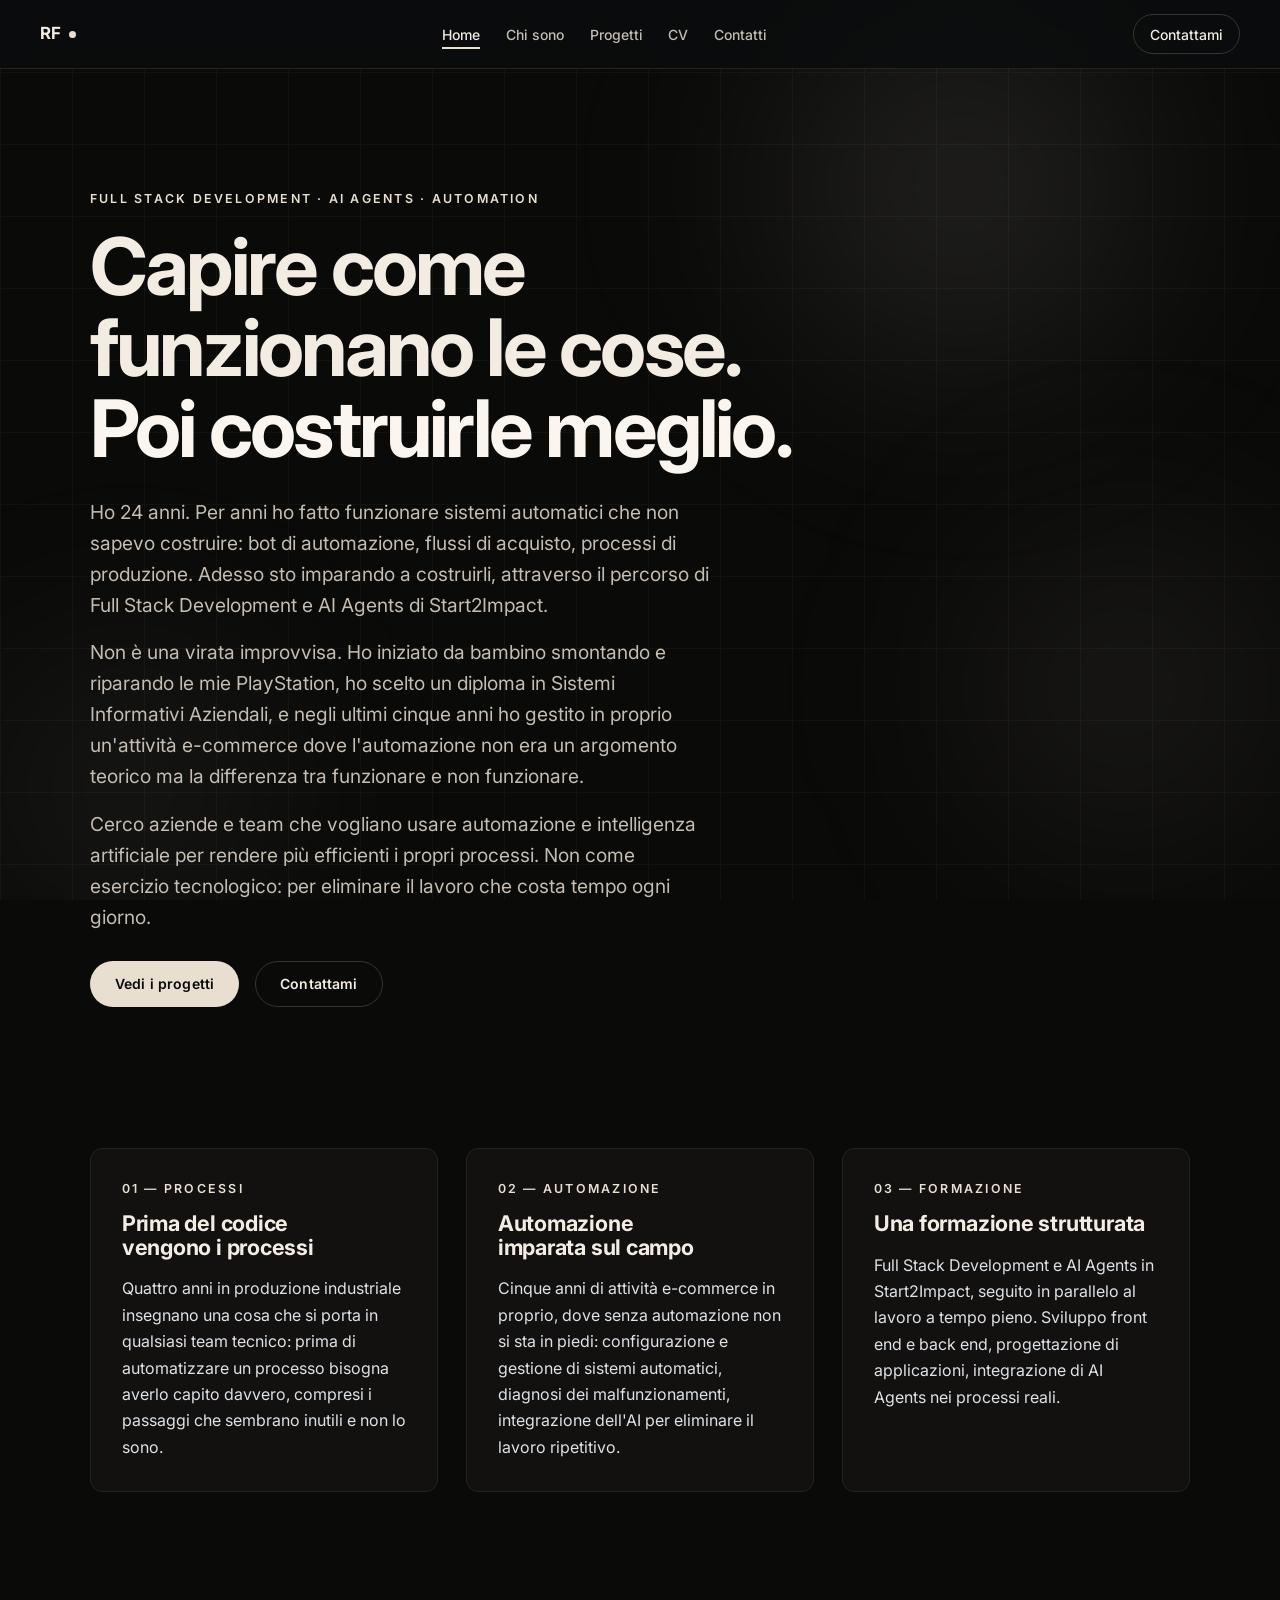
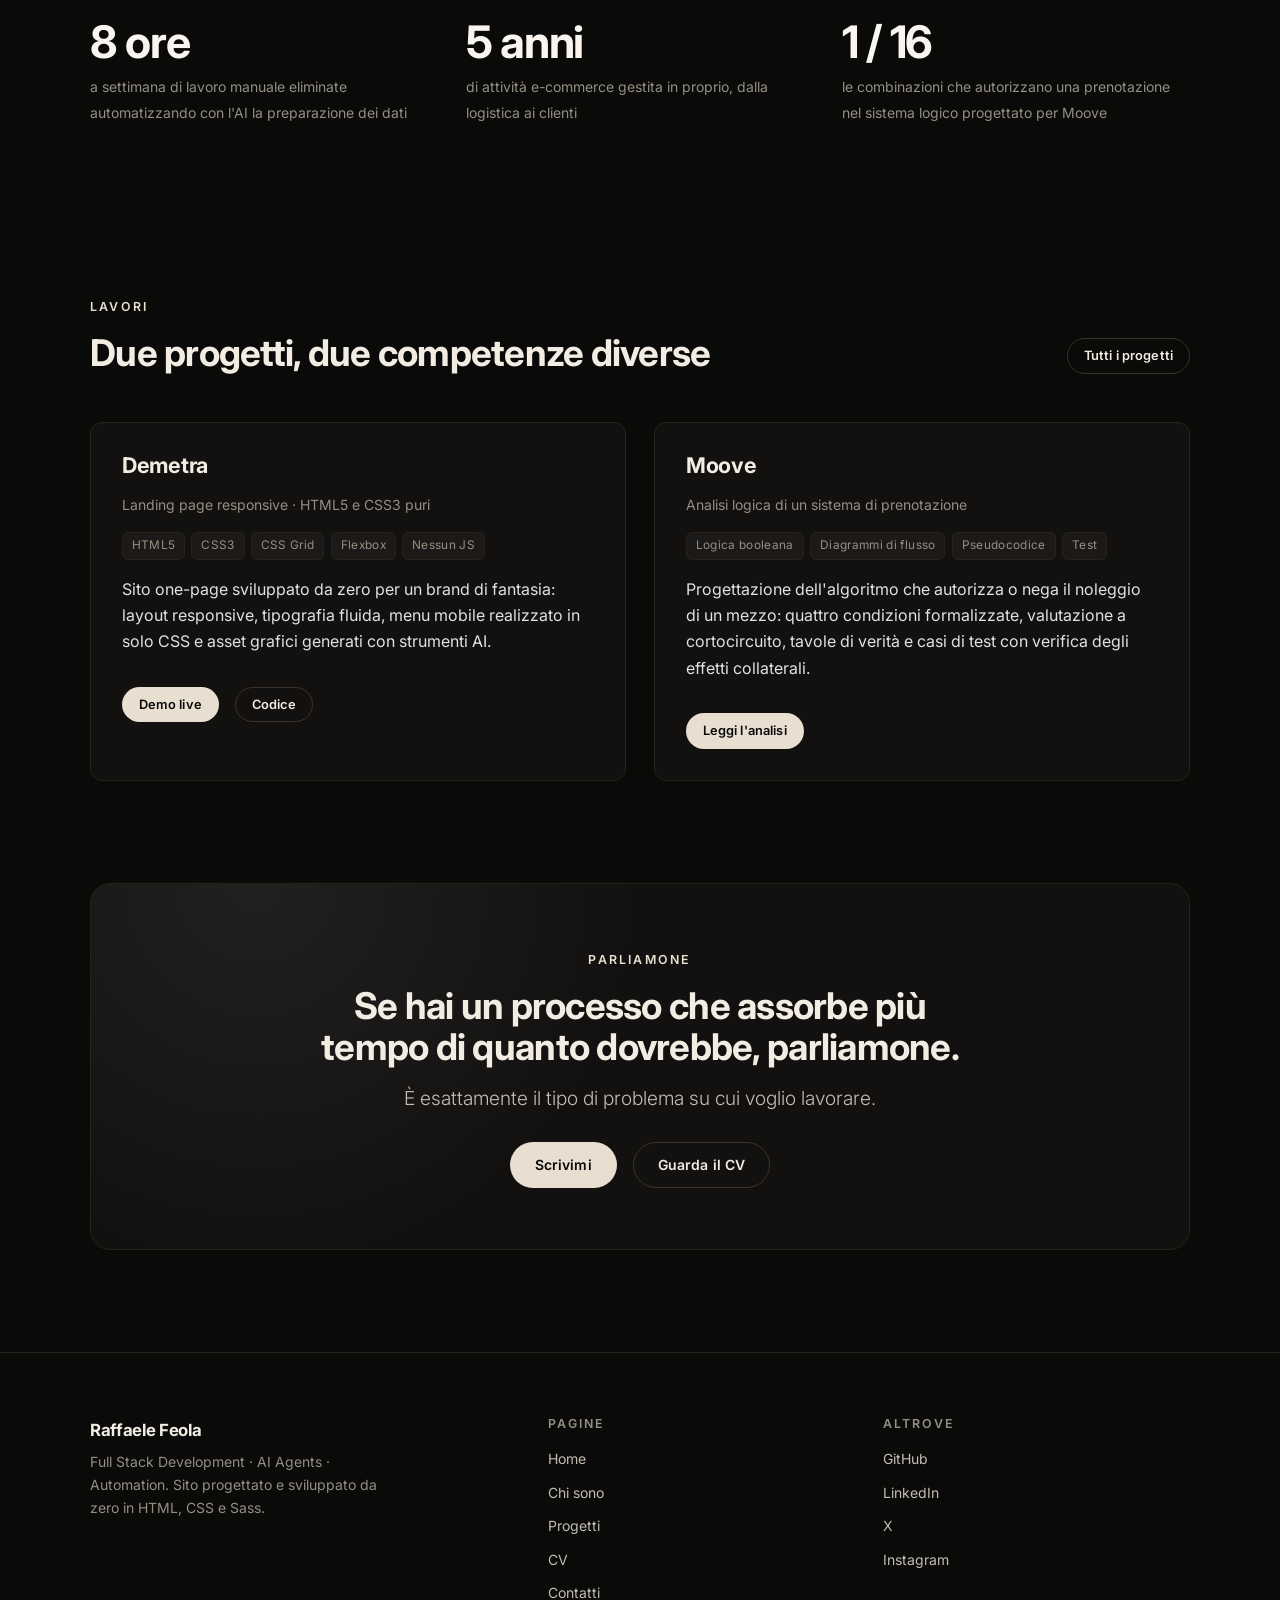
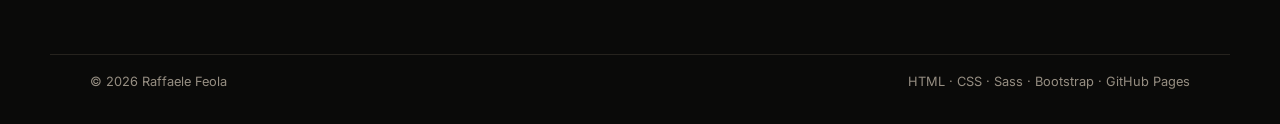
<file: index.html>
<!DOCTYPE html>
<html lang="it" data-bs-theme="dark">
<head>
<meta charset="UTF-8">
<meta name="viewport" content="width=device-width, initial-scale=1.0">

<title>Raffaele Feola — Full Stack Development, AI Agents e Automazione</title>
<meta name="description" content="Per anni ho fatto funzionare sistemi automatici che non sapevo costruire. Adesso sto imparando a costruirli. Portfolio di Raffaele Feola: Full Stack Development, AI Agents e automazione di processo.">
<meta name="author" content="Raffaele Feola">
<meta name="theme-color" content="#0a0a09">

<link rel="icon" type="image/png" sizes="32x32" href="img/favicon-rf-32.png">
<link rel="apple-touch-icon" sizes="180x180" href="img/apple-touch-icon-rf-180.png">

<!-- Open Graph: controlla l'anteprima su LinkedIn, WhatsApp, Facebook -->
<meta property="og:type" content="website">
<meta property="og:url" content="https://rafeola.github.io/">
<meta property="og:title" content="Raffaele Feola — Full Stack Development, AI Agents e Automazione">
<meta property="og:description" content="Per anni ho fatto funzionare sistemi automatici che non sapevo costruire. Adesso sto imparando a costruirli.">
<meta property="og:image" content="https://rafeola.github.io/img/og-image.jpg">
<meta property="og:image:width" content="1200">
<meta property="og:image:height" content="630">
<meta property="og:locale" content="it_IT">
<meta property="og:site_name" content="Raffaele Feola">

<meta name="twitter:card" content="summary_large_image">
<meta name="twitter:title" content="Raffaele Feola — Full Stack Development, AI Agents e Automazione">
<meta name="twitter:description" content="Per anni ho fatto funzionare sistemi automatici che non sapevo costruire. Adesso sto imparando a costruirli.">
<meta name="twitter:image" content="https://rafeola.github.io/img/og-image.jpg">

<link rel="preconnect" href="https://fonts.googleapis.com">
<link rel="preconnect" href="https://fonts.gstatic.com" crossorigin>
<link href="https://fonts.googleapis.com/css2?family=Inter:wght@400;500;600;700&display=swap" rel="stylesheet">

<!-- Bootstrap prima del mio foglio di stile, così le mie regole vincono -->
<link rel="stylesheet" href="https://cdn.jsdelivr.net/npm/bootstrap@5.3.3/dist/css/bootstrap.min.css">
<link rel="stylesheet" href="css/style.css">
</head>
<body>

<!-- Nebbia animata di sfondo: tre sfere sfocate, solo CSS -->
<div class="fog" aria-hidden="true"><span></span><span></span><span></span></div>
<div class="grid-overlay" aria-hidden="true"></div>

<!-- Checkbox che pilota il menu mobile. Deve precedere la navbar. -->
<input type="checkbox" id="nav-toggle" class="nav-toggle-checkbox" tabindex="-1">

<nav class="navbar">
  <a href="index.html" class="nav-logo">RF<span class="dot"></span></a>

  <ul class="nav-menu">
    <li><a href="index.html" aria-current="page">Home</a></li>
    <li><a href="chi-sono.html">Chi sono</a></li>
    <li><a href="progetti.html">Progetti</a></li>
    <li><a href="cv.html">CV</a></li>
    <li><a href="contatti.html">Contatti</a></li>
  </ul>

  <a href="contatti.html" class="nav-cta">Contattami</a>

  <label for="nav-toggle" class="nav-toggle" aria-label="Apri il menu di navigazione">
    <span></span><span></span><span></span>
  </label>
</nav>

<main>

  <header class="hero">
    <p class="kicker">Full Stack Development · AI Agents · Automation</p>
    <h1 class="hero__title">Capire come funzionano le cose. <em>Poi costruirle meglio.</em></h1>
    <div class="hero__text">
      <p>Ho 24 anni. Per anni ho fatto funzionare sistemi automatici che non sapevo costruire: bot di automazione, flussi di acquisto, processi di produzione. Adesso sto imparando a costruirli, attraverso il percorso di Full Stack Development e AI Agents di Start2Impact.</p>
      <p>Non è una virata improvvisa. Ho iniziato da bambino smontando e riparando le mie PlayStation, ho scelto un diploma in Sistemi Informativi Aziendali, e negli ultimi cinque anni ho gestito in proprio un'attività e-commerce dove l'automazione non era un argomento teorico ma la differenza tra funzionare e non funzionare.</p>
      <p>Cerco aziende e team che vogliano usare automazione e intelligenza artificiale per rendere più efficienti i propri processi. Non come esercizio tecnologico: per eliminare il lavoro che costa tempo ogni giorno.</p>
    </div>
    <div class="hero__actions">
      <a href="progetti.html" class="btn btn--primary">Vedi i progetti</a>
      <a href="contatti.html" class="btn btn--ghost">Contattami</a>
    </div>
  </header>

  <!-- Tre card: griglia costruita con CSS Grid nativo -->
  <section class="section section--tight">
    <div class="container">
      <div class="grid-3">

        <article class="card">
          <p class="card__num">01 — Processi</p>
          <h3>Prima del codice vengono i processi</h3>
          <p>Quattro anni in produzione industriale insegnano una cosa che si porta in qualsiasi team tecnico: prima di automatizzare un processo bisogna averlo capito davvero, compresi i passaggi che sembrano inutili e non lo sono.</p>
        </article>

        <article class="card">
          <p class="card__num">02 — Automazione</p>
          <h3>Automazione imparata sul campo</h3>
          <p>Cinque anni di attività e-commerce in proprio, dove senza automazione non si sta in piedi: configurazione e gestione di sistemi automatici, diagnosi dei malfunzionamenti, integrazione dell'AI per eliminare il lavoro ripetitivo.</p>
        </article>

        <article class="card">
          <p class="card__num">03 — Formazione</p>
          <h3>Una formazione strutturata</h3>
          <p>Full Stack Development e AI Agents in Start2Impact, seguito in parallelo al lavoro a tempo pieno. Sviluppo front end e back end, progettazione di applicazioni, integrazione di AI Agents nei processi reali.</p>
        </article>

      </div>
    </div>
  </section>

  <!-- Numeri -->
  <section class="section section--tight">
    <div class="container">
      <div class="grid-3">
        <div class="stat"><strong>8 ore</strong><span>a settimana di lavoro manuale eliminate automatizzando con l'AI la preparazione dei dati</span></div>
        <div class="stat"><strong>5 anni</strong><span>di attività e-commerce gestita in proprio, dalla logistica ai clienti</span></div>
        <div class="stat"><strong>1 / 16</strong><span>le combinazioni che autorizzano una prenotazione nel sistema logico progettato per Moove</span></div>
      </div>
    </div>
  </section>

  <!-- Progetti in evidenza -->
  <section class="section">
    <div class="container">
      <div class="section-head">
        <div>
          <p class="kicker">Lavori</p>
          <h2>Due progetti, due competenze diverse</h2>
        </div>
        <a href="progetti.html" class="btn btn--ghost btn--small">Tutti i progetti</a>
      </div>

      <div class="grid-2">

        <article class="card">
          <h3>Demetra</h3>
          <p class="muted" style="font-size:.875rem">Landing page responsive · HTML5 e CSS3 puri</p>
          <ul class="tags">
            <li>HTML5</li><li>CSS3</li><li>CSS Grid</li><li>Flexbox</li><li>Nessun JS</li>
          </ul>
          <p>Sito one-page sviluppato da zero per un brand di fantasia: layout responsive, tipografia fluida, menu mobile realizzato in solo CSS e asset grafici generati con strumenti AI.</p>
          <div class="hero__actions" style="margin-top:1rem">
            <a href="https://rafeola.github.io/landing-page-demetra/" class="btn btn--primary btn--small" target="_blank" rel="noopener">Demo live</a>
            <a href="https://github.com/Rafeola/landing-page-demetra" class="btn btn--ghost btn--small" target="_blank" rel="noopener">Codice</a>
          </div>
        </article>

        <article class="card">
          <h3>Moove</h3>
          <p class="muted" style="font-size:.875rem">Analisi logica di un sistema di prenotazione</p>
          <ul class="tags">
            <li>Logica booleana</li><li>Diagrammi di flusso</li><li>Pseudocodice</li><li>Test</li>
          </ul>
          <p>Progettazione dell'algoritmo che autorizza o nega il noleggio di un mezzo: quattro condizioni formalizzate, valutazione a cortocircuito, tavole di verità e casi di test con verifica degli effetti collaterali.</p>
          <div class="hero__actions" style="margin-top:1rem">
            <a href="https://github.com/Rafeola/moove-booking-system" class="btn btn--primary btn--small" target="_blank" rel="noopener">Leggi l'analisi</a>
          </div>
        </article>

      </div>
    </div>
  </section>

  <!-- Chiamata all'azione -->
  <section class="cta-band">
    <div class="inner">
      <p class="kicker">Parliamone</p>
      <h2>Se hai un processo che assorbe più tempo di quanto dovrebbe, parliamone.</h2>
      <p class="lead">È esattamente il tipo di problema su cui voglio lavorare.</p>
      <div class="hero__actions" style="justify-content:center">
        <a href="contatti.html" class="btn btn--primary">Scrivimi</a>
        <a href="cv.html" class="btn btn--ghost">Guarda il CV</a>
      </div>
    </div>
  </section>

</main>

<footer class="site-footer">
  <div class="footer-grid">
    <div class="footer-brand">
      <p class="name">Raffaele Feola</p>
      <p>Full Stack Development · AI Agents · Automation. Sito progettato e sviluppato da zero in HTML, CSS e Sass.</p>
    </div>
    <div class="footer-col">
      <h4>Pagine</h4>
      <ul>
        <li><a href="index.html">Home</a></li>
        <li><a href="chi-sono.html">Chi sono</a></li>
        <li><a href="progetti.html">Progetti</a></li>
        <li><a href="cv.html">CV</a></li>
        <li><a href="contatti.html">Contatti</a></li>
      </ul>
    </div>
    <div class="footer-col">
      <h4>Altrove</h4>
      <ul>
        <li><a href="https://github.com/Rafeola" target="_blank" rel="noopener">GitHub</a></li>
        <li><a href="https://www.linkedin.com/in/raffaele-feola-3a0aa422b" target="_blank" rel="noopener">LinkedIn</a></li>
        <li><a href="https://x.com/feola_raffaele" target="_blank" rel="noopener">X</a></li>
        <li><a href="https://www.instagram.com/raffeola" target="_blank" rel="noopener">Instagram</a></li>
      </ul>
    </div>
  </div>
  <div class="footer-bottom">
    <span>© 2026 Raffaele Feola</span>
    <span>HTML · CSS · Sass · Bootstrap · GitHub Pages</span>
  </div>
</footer>

</body>
</html>
</file>
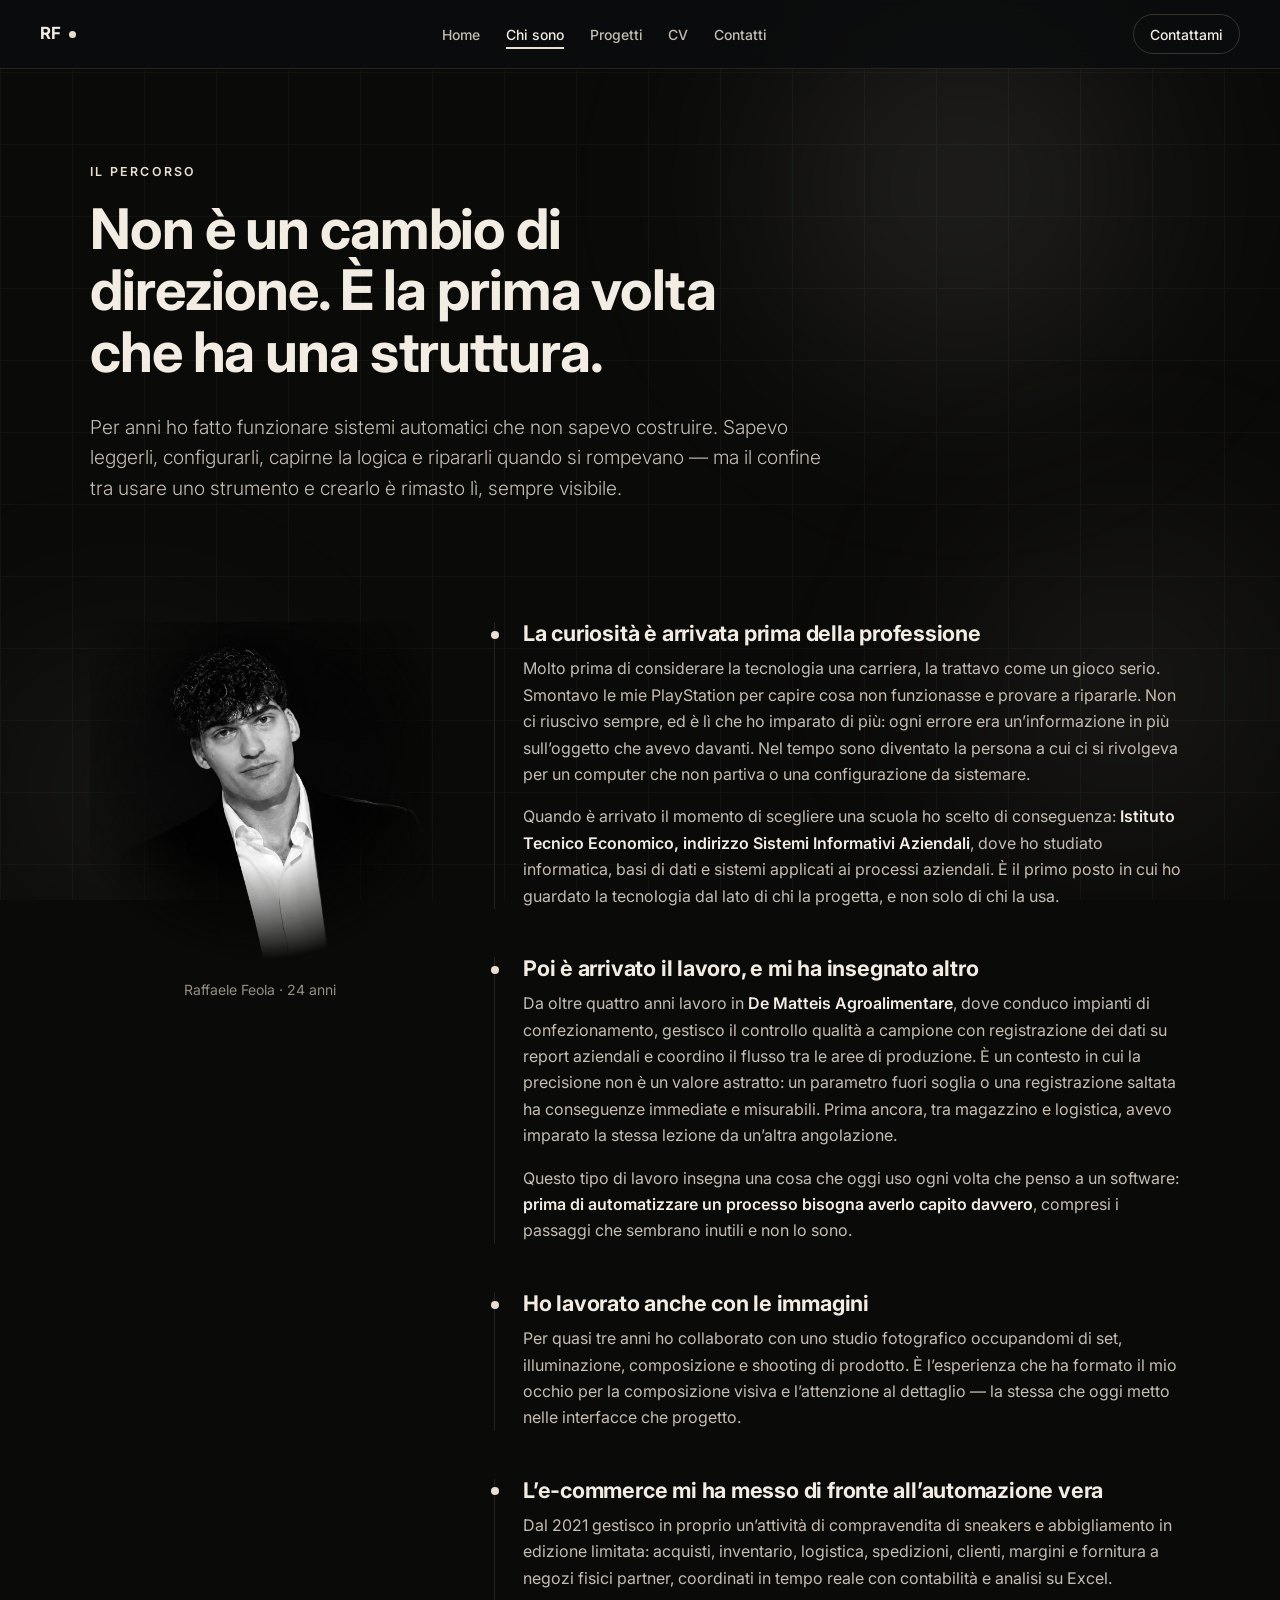
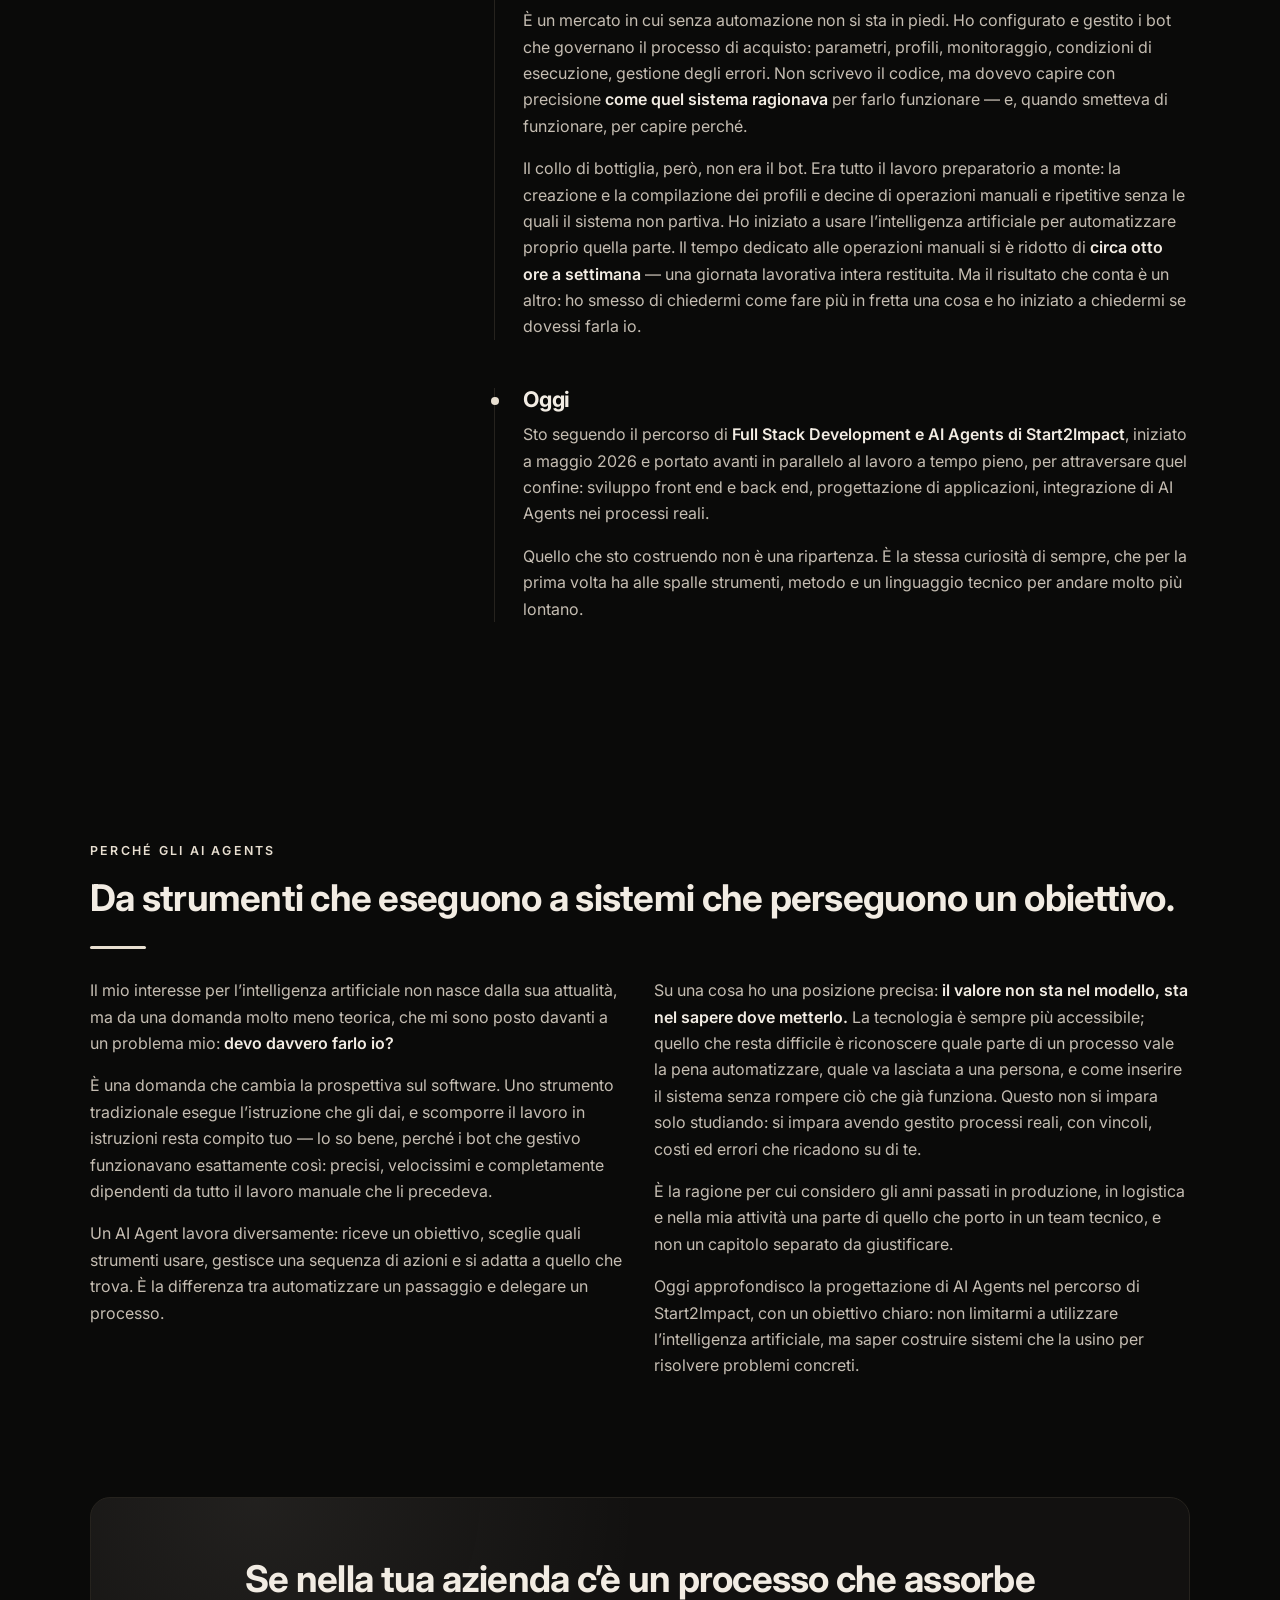
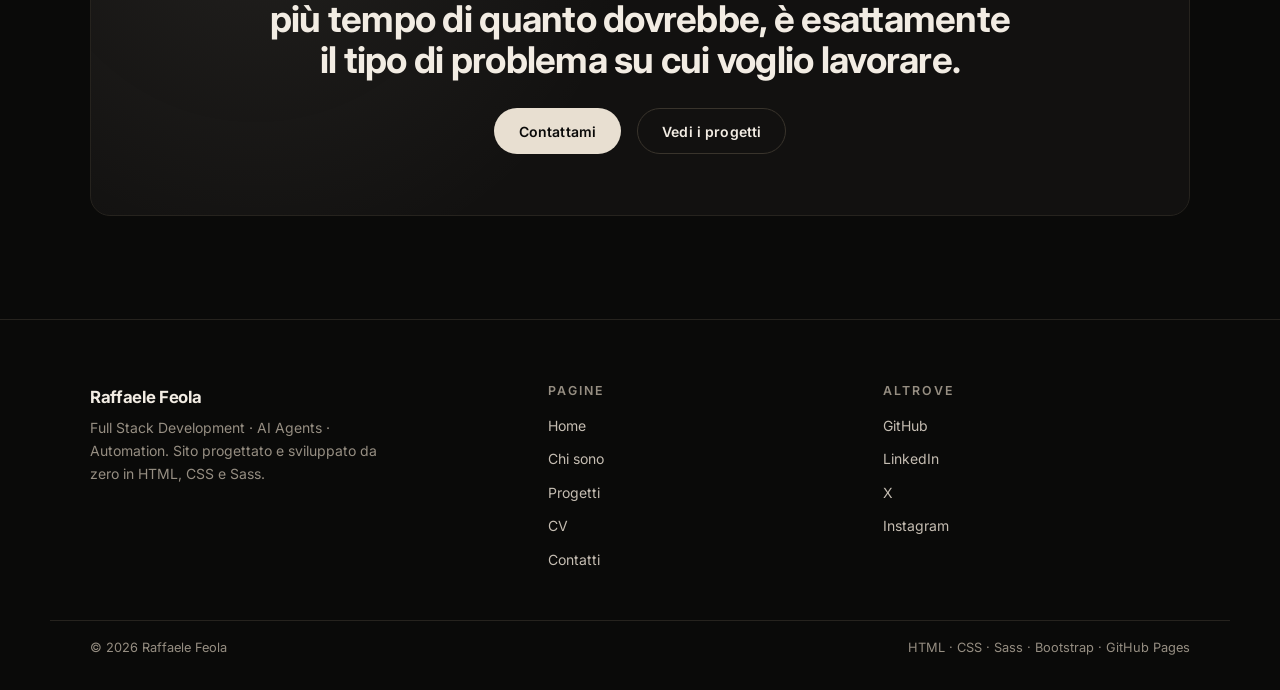
<file: chi-sono.html>
<!DOCTYPE html>
<html lang="it" data-bs-theme="dark">
<head>
<meta charset="UTF-8">
<meta name="viewport" content="width=device-width, initial-scale=1.0">

<title>Chi sono — Raffaele Feola</title>
<meta name="description" content="Dalle PlayStation smontate da bambino al diploma in Sistemi Informativi Aziendali, dalla produzione industriale all'automazione con AI di un'attività e-commerce.">
<meta name="author" content="Raffaele Feola">
<meta name="theme-color" content="#0a0a09">

<link rel="icon" type="image/png" sizes="32x32" href="img/favicon-rf-32.png">
<link rel="apple-touch-icon" sizes="180x180" href="img/apple-touch-icon-rf-180.png">

<!-- Open Graph: controlla l'anteprima su LinkedIn, WhatsApp, Facebook -->
<meta property="og:type" content="website">
<meta property="og:url" content="https://rafeola.github.io/chi-sono.html">
<meta property="og:title" content="Chi sono — Raffaele Feola">
<meta property="og:description" content="Dalle PlayStation smontate da bambino al diploma in Sistemi Informativi Aziendali, dalla produzione industriale all'automazione con AI di un'attività e-commerce.">
<meta property="og:image" content="https://rafeola.github.io/img/og-image.jpg">
<meta property="og:image:width" content="1200">
<meta property="og:image:height" content="630">
<meta property="og:locale" content="it_IT">
<meta property="og:site_name" content="Raffaele Feola">

<meta name="twitter:card" content="summary_large_image">
<meta name="twitter:title" content="Chi sono — Raffaele Feola">
<meta name="twitter:description" content="Dalle PlayStation smontate da bambino al diploma in Sistemi Informativi Aziendali, dalla produzione industriale all'automazione con AI di un'attività e-commerce.">
<meta name="twitter:image" content="https://rafeola.github.io/img/og-image.jpg">

<link rel="preconnect" href="https://fonts.googleapis.com">
<link rel="preconnect" href="https://fonts.gstatic.com" crossorigin>
<link href="https://fonts.googleapis.com/css2?family=Inter:wght@400;500;600;700&display=swap" rel="stylesheet">

<!-- Bootstrap prima del mio foglio di stile, cos&igrave; le mie regole vincono -->
<link rel="stylesheet" href="https://cdn.jsdelivr.net/npm/bootstrap@5.3.3/dist/css/bootstrap.min.css">
<link rel="stylesheet" href="css/style.css">
</head>
<body>

<!-- Nebbia animata di sfondo: tre sfere sfocate, solo CSS -->
<div class="fog" aria-hidden="true"><span></span><span></span><span></span></div>
<div class="grid-overlay" aria-hidden="true"></div>

<!-- Checkbox che pilota il menu mobile. Deve precedere la navbar. -->
<input type="checkbox" id="nav-toggle" class="nav-toggle-checkbox" tabindex="-1">

<nav class="navbar">
  <a href="index.html" class="nav-logo">RF<span class="dot"></span></a>

  <ul class="nav-menu">
    <li><a href="index.html">Home</a></li>
    <li><a href="chi-sono.html" aria-current="page">Chi sono</a></li>
    <li><a href="progetti.html">Progetti</a></li>
    <li><a href="cv.html">CV</a></li>
    <li><a href="contatti.html">Contatti</a></li>
  </ul>

  <a href="contatti.html" class="nav-cta">Contattami</a>

  <label for="nav-toggle" class="nav-toggle" aria-label="Apri il menu di navigazione">
    <span></span><span></span><span></span>
  </label>
</nav>

<main>

  <header class="page-head">
    <p class="kicker">Il percorso</p>
    <h1>Non &egrave; un cambio di direzione. &Egrave; la prima volta che ha una struttura.</h1>
    <p class="lead">Per anni ho fatto funzionare sistemi automatici che non sapevo costruire. Sapevo leggerli, configurarli, capirne la logica e ripararli quando si rompevano &mdash; ma il confine tra usare uno strumento e crearlo &egrave; rimasto l&igrave;, sempre visibile.</p>
  </header>

  <section class="section section--tight">
    <div class="container">
      <div class="story">

        <figure class="portrait">
          <img src="img/me.jpg" alt="Ritratto di Raffaele Feola" width="1200" height="1200">
          <figcaption>Raffaele Feola &middot; 24 anni</figcaption>
        </figure>

        <div>
          <article class="chapter">
            <h3>La curiosit&agrave; &egrave; arrivata prima della professione</h3>
            <p>Molto prima di considerare la tecnologia una carriera, la trattavo come un gioco serio. Smontavo le mie PlayStation per capire cosa non funzionasse e provare a ripararle. Non ci riuscivo sempre, ed &egrave; l&igrave; che ho imparato di pi&ugrave;: ogni errore era un&rsquo;informazione in pi&ugrave; sull&rsquo;oggetto che avevo davanti. Nel tempo sono diventato la persona a cui ci si rivolgeva per un computer che non partiva o una configurazione da sistemare.</p>
            <p>Quando &egrave; arrivato il momento di scegliere una scuola ho scelto di conseguenza: <strong>Istituto Tecnico Economico, indirizzo Sistemi Informativi Aziendali</strong>, dove ho studiato informatica, basi di dati e sistemi applicati ai processi aziendali. &Egrave; il primo posto in cui ho guardato la tecnologia dal lato di chi la progetta, e non solo di chi la usa.</p>
          </article>

          <article class="chapter">
            <h3>Poi &egrave; arrivato il lavoro, e mi ha insegnato altro</h3>
            <p>Da oltre quattro anni lavoro in <strong>De Matteis Agroalimentare</strong>, dove conduco impianti di confezionamento, gestisco il controllo qualit&agrave; a campione con registrazione dei dati su report aziendali e coordino il flusso tra le aree di produzione. &Egrave; un contesto in cui la precisione non &egrave; un valore astratto: un parametro fuori soglia o una registrazione saltata ha conseguenze immediate e misurabili. Prima ancora, tra magazzino e logistica, avevo imparato la stessa lezione da un&rsquo;altra angolazione.</p>
            <p>Questo tipo di lavoro insegna una cosa che oggi uso ogni volta che penso a un software: <strong>prima di automatizzare un processo bisogna averlo capito davvero</strong>, compresi i passaggi che sembrano inutili e non lo sono.</p>
          </article>

          <article class="chapter">
            <h3>Ho lavorato anche con le immagini</h3>
            <p>Per quasi tre anni ho collaborato con uno studio fotografico occupandomi di set, illuminazione, composizione e shooting di prodotto. &Egrave; l&rsquo;esperienza che ha formato il mio occhio per la composizione visiva e l&rsquo;attenzione al dettaglio &mdash; la stessa che oggi metto nelle interfacce che progetto.</p>
          </article>

          <article class="chapter">
            <h3>L&rsquo;e-commerce mi ha messo di fronte all&rsquo;automazione vera</h3>
            <p>Dal 2021 gestisco in proprio un&rsquo;attivit&agrave; di compravendita di sneakers e abbigliamento in edizione limitata: acquisti, inventario, logistica, spedizioni, clienti, margini e fornitura a negozi fisici partner, coordinati in tempo reale con contabilit&agrave; e analisi su Excel.</p>
            <p>&Egrave; un mercato in cui senza automazione non si sta in piedi. Ho configurato e gestito i bot che governano il processo di acquisto: parametri, profili, monitoraggio, condizioni di esecuzione, gestione degli errori. Non scrivevo il codice, ma dovevo capire con precisione <strong>come quel sistema ragionava</strong> per farlo funzionare &mdash; e, quando smetteva di funzionare, per capire perch&eacute;.</p>
            <p>Il collo di bottiglia, per&ograve;, non era il bot. Era tutto il lavoro preparatorio a monte: la creazione e la compilazione dei profili e decine di operazioni manuali e ripetitive senza le quali il sistema non partiva. Ho iniziato a usare l&rsquo;intelligenza artificiale per automatizzare proprio quella parte. Il tempo dedicato alle operazioni manuali si &egrave; ridotto di <strong>circa otto ore a settimana</strong> &mdash; una giornata lavorativa intera restituita. Ma il risultato che conta &egrave; un altro: ho smesso di chiedermi come fare pi&ugrave; in fretta una cosa e ho iniziato a chiedermi se dovessi farla io.</p>
          </article>

          <article class="chapter">
            <h3>Oggi</h3>
            <p>Sto seguendo il percorso di <strong>Full Stack Development e AI Agents di Start2Impact</strong>, iniziato a maggio 2026 e portato avanti in parallelo al lavoro a tempo pieno, per attraversare quel confine: sviluppo front end e back end, progettazione di applicazioni, integrazione di AI Agents nei processi reali.</p>
            <p>Quello che sto costruendo non &egrave; una ripartenza. &Egrave; la stessa curiosit&agrave; di sempre, che per la prima volta ha alle spalle strumenti, metodo e un linguaggio tecnico per andare molto pi&ugrave; lontano.</p>
          </article>
        </div>

      </div>
    </div>
  </section>

  <!-- Perch&eacute; gli AI Agents -->
  <section class="section">
    <div class="container">
      <p class="kicker">Perch&eacute; gli AI Agents</p>
      <h2>Da strumenti che eseguono a sistemi che perseguono un obiettivo.</h2>
      <div class="rule"></div>

      <div class="grid-2">
        <div>
          <p>Il mio interesse per l&rsquo;intelligenza artificiale non nasce dalla sua attualit&agrave;, ma da una domanda molto meno teorica, che mi sono posto davanti a un problema mio: <strong>devo davvero farlo io?</strong></p>
          <p>&Egrave; una domanda che cambia la prospettiva sul software. Uno strumento tradizionale esegue l&rsquo;istruzione che gli dai, e scomporre il lavoro in istruzioni resta compito tuo &mdash; lo so bene, perch&eacute; i bot che gestivo funzionavano esattamente cos&igrave;: precisi, velocissimi e completamente dipendenti da tutto il lavoro manuale che li precedeva.</p>
          <p>Un AI Agent lavora diversamente: riceve un obiettivo, sceglie quali strumenti usare, gestisce una sequenza di azioni e si adatta a quello che trova. &Egrave; la differenza tra automatizzare un passaggio e delegare un processo.</p>
        </div>
        <div>
          <p>Su una cosa ho una posizione precisa: <strong>il valore non sta nel modello, sta nel sapere dove metterlo.</strong> La tecnologia &egrave; sempre pi&ugrave; accessibile; quello che resta difficile &egrave; riconoscere quale parte di un processo vale la pena automatizzare, quale va lasciata a una persona, e come inserire il sistema senza rompere ci&ograve; che gi&agrave; funziona. Questo non si impara solo studiando: si impara avendo gestito processi reali, con vincoli, costi ed errori che ricadono su di te.</p>
          <p>&Egrave; la ragione per cui considero gli anni passati in produzione, in logistica e nella mia attivit&agrave; una parte di quello che porto in un team tecnico, e non un capitolo separato da giustificare.</p>
          <p>Oggi approfondisco la progettazione di AI Agents nel percorso di Start2Impact, con un obiettivo chiaro: non limitarmi a utilizzare l&rsquo;intelligenza artificiale, ma saper costruire sistemi che la usino per risolvere problemi concreti.</p>
        </div>
      </div>
    </div>
  </section>

  <section class="cta-band">
    <div class="inner">
      <h2>Se nella tua azienda c&rsquo;&egrave; un processo che assorbe pi&ugrave; tempo di quanto dovrebbe, &egrave; esattamente il tipo di problema su cui voglio lavorare.</h2>
      <div class="hero__actions" style="justify-content:center">
        <a href="contatti.html" class="btn btn--primary">Contattami</a>
        <a href="progetti.html" class="btn btn--ghost">Vedi i progetti</a>
      </div>
    </div>
  </section>
</main>

<footer class="site-footer">
  <div class="footer-grid">
    <div class="footer-brand">
      <p class="name">Raffaele Feola</p>
      <p>Full Stack Development &middot; AI Agents &middot; Automation. Sito progettato e sviluppato da zero in HTML, CSS e Sass.</p>
    </div>
    <div class="footer-col">
      <h4>Pagine</h4>
      <ul>
        <li><a href="index.html">Home</a></li>
        <li><a href="chi-sono.html">Chi sono</a></li>
        <li><a href="progetti.html">Progetti</a></li>
        <li><a href="cv.html">CV</a></li>
        <li><a href="contatti.html">Contatti</a></li>
      </ul>
    </div>
    <div class="footer-col">
      <h4>Altrove</h4>
      <ul>
        <li><a href="https://github.com/Rafeola" target="_blank" rel="noopener">GitHub</a></li>
        <li><a href="https://www.linkedin.com/in/raffaele-feola-3a0aa422b" target="_blank" rel="noopener">LinkedIn</a></li>
        <li><a href="https://x.com/feola_raffaele" target="_blank" rel="noopener">X</a></li>
        <li><a href="https://www.instagram.com/raffeola" target="_blank" rel="noopener">Instagram</a></li>
      </ul>
    </div>
  </div>
  <div class="footer-bottom">
    <span>&copy; 2026 Raffaele Feola</span>
    <span>HTML &middot; CSS &middot; Sass &middot; Bootstrap &middot; GitHub Pages</span>
  </div>
</footer>

</body>
</html>
</file>
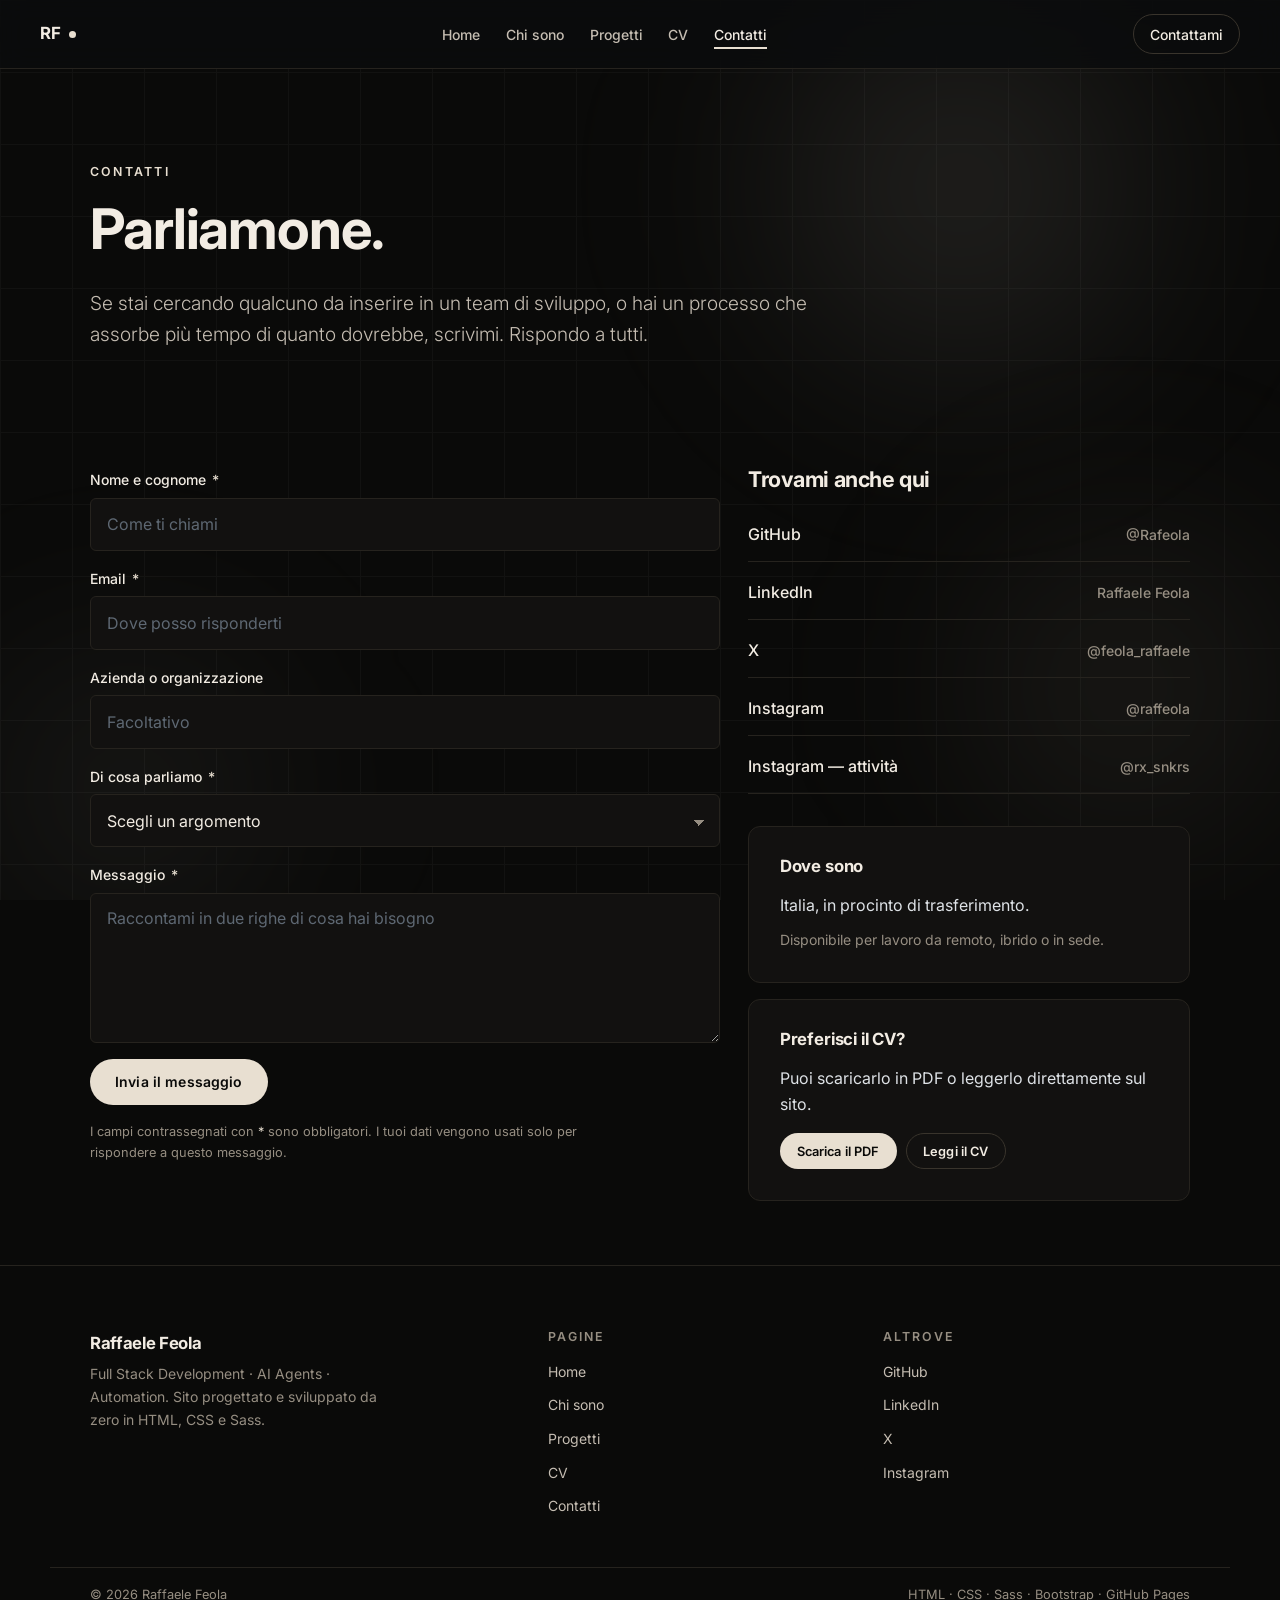
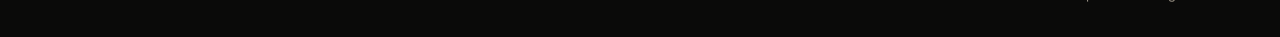
<file: contatti.html>
<!DOCTYPE html>
<html lang="it" data-bs-theme="dark">
<head>
<meta charset="UTF-8">
<meta name="viewport" content="width=device-width, initial-scale=1.0">

<title>Contatti — Raffaele Feola</title>
<meta name="description" content="Scrivimi per opportunità di lavoro, collaborazioni o per un processo da automatizzare. Rispondo a tutti.">
<meta name="author" content="Raffaele Feola">
<meta name="theme-color" content="#0a0a09">

<link rel="icon" type="image/png" sizes="32x32" href="img/favicon-rf-32.png">
<link rel="apple-touch-icon" sizes="180x180" href="img/apple-touch-icon-rf-180.png">

<!-- Open Graph: controlla l'anteprima su LinkedIn, WhatsApp, Facebook -->
<meta property="og:type" content="website">
<meta property="og:url" content="https://rafeola.github.io/contatti.html">
<meta property="og:title" content="Contatti — Raffaele Feola">
<meta property="og:description" content="Scrivimi per opportunità di lavoro, collaborazioni o per un processo da automatizzare. Rispondo a tutti.">
<meta property="og:image" content="https://rafeola.github.io/img/og-image.jpg">
<meta property="og:image:width" content="1200">
<meta property="og:image:height" content="630">
<meta property="og:locale" content="it_IT">
<meta property="og:site_name" content="Raffaele Feola">

<meta name="twitter:card" content="summary_large_image">
<meta name="twitter:title" content="Contatti — Raffaele Feola">
<meta name="twitter:description" content="Scrivimi per opportunità di lavoro, collaborazioni o per un processo da automatizzare. Rispondo a tutti.">
<meta name="twitter:image" content="https://rafeola.github.io/img/og-image.jpg">

<link rel="preconnect" href="https://fonts.googleapis.com">
<link rel="preconnect" href="https://fonts.gstatic.com" crossorigin>
<link href="https://fonts.googleapis.com/css2?family=Inter:wght@400;500;600;700&display=swap" rel="stylesheet">

<!-- Bootstrap prima del mio foglio di stile, cos&igrave; le mie regole vincono -->
<link rel="stylesheet" href="https://cdn.jsdelivr.net/npm/bootstrap@5.3.3/dist/css/bootstrap.min.css">
<link rel="stylesheet" href="css/style.css">
</head>
<body>

<!-- Nebbia animata di sfondo: tre sfere sfocate, solo CSS -->
<div class="fog" aria-hidden="true"><span></span><span></span><span></span></div>
<div class="grid-overlay" aria-hidden="true"></div>

<!-- Checkbox che pilota il menu mobile. Deve precedere la navbar. -->
<input type="checkbox" id="nav-toggle" class="nav-toggle-checkbox" tabindex="-1">

<nav class="navbar">
  <a href="index.html" class="nav-logo">RF<span class="dot"></span></a>

  <ul class="nav-menu">
    <li><a href="index.html">Home</a></li>
    <li><a href="chi-sono.html">Chi sono</a></li>
    <li><a href="progetti.html">Progetti</a></li>
    <li><a href="cv.html">CV</a></li>
    <li><a href="contatti.html" aria-current="page">Contatti</a></li>
  </ul>

  <a href="contatti.html" class="nav-cta">Contattami</a>

  <label for="nav-toggle" class="nav-toggle" aria-label="Apri il menu di navigazione">
    <span></span><span></span><span></span>
  </label>
</nav>

<main>

  <header class="page-head">
    <p class="kicker">Contatti</p>
    <h1>Parliamone.</h1>
    <p class="lead">Se stai cercando qualcuno da inserire in un team di sviluppo, o hai un processo che assorbe pi&ugrave; tempo di quanto dovrebbe, scrivimi. Rispondo a tutti.</p>
  </header>

  <section class="section section--tight">
    <div class="container">
      <div class="row g-5">

        <div class="col-lg-7">
          <!-- Il form invia a Formspree: nessun JavaScript, la mia email resta fuori dal sorgente -->
          <form class="form" action="https://formspree.io/f/xkjglnne" method="POST">

            <input type="hidden" name="_next" value="https://rafeola.github.io/grazie.html">
            <input type="hidden" name="_subject" value="Nuovo messaggio dal portfolio">

            <div class="field">
              <label for="nome">Nome e cognome <span class="req" aria-hidden="true">*</span></label>
              <input type="text" id="nome" name="nome" placeholder="Come ti chiami" autocomplete="name" required>
            </div>

            <div class="field">
              <label for="email">Email <span class="req" aria-hidden="true">*</span></label>
              <input type="email" id="email" name="email" placeholder="Dove posso risponderti" autocomplete="email" required>
            </div>

            <div class="field">
              <label for="azienda">Azienda o organizzazione</label>
              <input type="text" id="azienda" name="azienda" placeholder="Facoltativo" autocomplete="organization">
            </div>

            <div class="field">
              <label for="oggetto">Di cosa parliamo <span class="req" aria-hidden="true">*</span></label>
              <select id="oggetto" name="oggetto" required>
                <option value="">Scegli un argomento</option>
                <option>Opportunit&agrave; di lavoro</option>
                <option>Collaborazione su un progetto</option>
                <option>Automazione di un processo</option>
                <option>Altro</option>
              </select>
            </div>

            <div class="field">
              <label for="messaggio">Messaggio <span class="req" aria-hidden="true">*</span></label>
              <textarea id="messaggio" name="messaggio" placeholder="Raccontami in due righe di cosa hai bisogno" required></textarea>
            </div>

            <div>
              <button type="submit" class="btn btn--primary">Invia il messaggio</button>
            </div>

            <p class="form-note">I campi contrassegnati con <span style="color:#e8dfd1">*</span> sono obbligatori. I tuoi dati vengono usati solo per rispondere a questo messaggio.</p>
          </form>
        </div>

        <aside class="col-lg-5">
          <h2 style="font-size:1.35rem">Trovami anche qui</h2>
          <ul class="links">
            <li><a href="https://github.com/Rafeola" target="_blank" rel="noopener">GitHub <span class="handle">@Rafeola</span></a></li>
            <li><a href="https://www.linkedin.com/in/raffaele-feola-3a0aa422b" target="_blank" rel="noopener">LinkedIn <span class="handle">Raffaele Feola</span></a></li>
            <li><a href="https://x.com/feola_raffaele" target="_blank" rel="noopener">X <span class="handle">@feola_raffaele</span></a></li>
            <li><a href="https://www.instagram.com/raffeola" target="_blank" rel="noopener">Instagram <span class="handle">@raffeola</span></a></li>
            <li><a href="https://www.instagram.com/rx_snkrs" target="_blank" rel="noopener">Instagram &mdash; attivit&agrave; <span class="handle">@rx_snkrs</span></a></li>
          </ul>

          <div class="card" style="margin-top:2rem">
            <h3 style="font-size:1.05rem">Dove sono</h3>
            <p style="margin-bottom:.6rem">Italia, in procinto di trasferimento.</p>
            <p class="muted" style="font-size:.875rem;margin:0">Disponibile per lavoro da remoto, ibrido o in sede.</p>
          </div>

          <div class="card" style="margin-top:1rem">
            <h3 style="font-size:1.05rem">Preferisci il CV?</h3>
            <p style="margin-bottom:1rem">Puoi scaricarlo in PDF o leggerlo direttamente sul sito.</p>
            <div class="actions" style="display:flex;gap:.6rem;flex-wrap:wrap">
              <a href="files/CV_Raffaele_Feola.pdf" class="btn btn--primary btn--small" download>Scarica il PDF</a>
              <a href="cv.html" class="btn btn--ghost btn--small">Leggi il CV</a>
            </div>
          </div>
        </aside>

      </div>
    </div>
  </section>
</main>

<footer class="site-footer">
  <div class="footer-grid">
    <div class="footer-brand">
      <p class="name">Raffaele Feola</p>
      <p>Full Stack Development &middot; AI Agents &middot; Automation. Sito progettato e sviluppato da zero in HTML, CSS e Sass.</p>
    </div>
    <div class="footer-col">
      <h4>Pagine</h4>
      <ul>
        <li><a href="index.html">Home</a></li>
        <li><a href="chi-sono.html">Chi sono</a></li>
        <li><a href="progetti.html">Progetti</a></li>
        <li><a href="cv.html">CV</a></li>
        <li><a href="contatti.html">Contatti</a></li>
      </ul>
    </div>
    <div class="footer-col">
      <h4>Altrove</h4>
      <ul>
        <li><a href="https://github.com/Rafeola" target="_blank" rel="noopener">GitHub</a></li>
        <li><a href="https://www.linkedin.com/in/raffaele-feola-3a0aa422b" target="_blank" rel="noopener">LinkedIn</a></li>
        <li><a href="https://x.com/feola_raffaele" target="_blank" rel="noopener">X</a></li>
        <li><a href="https://www.instagram.com/raffeola" target="_blank" rel="noopener">Instagram</a></li>
      </ul>
    </div>
  </div>
  <div class="footer-bottom">
    <span>&copy; 2026 Raffaele Feola</span>
    <span>HTML &middot; CSS &middot; Sass &middot; Bootstrap &middot; GitHub Pages</span>
  </div>
</footer>

</body>
</html>
</file>
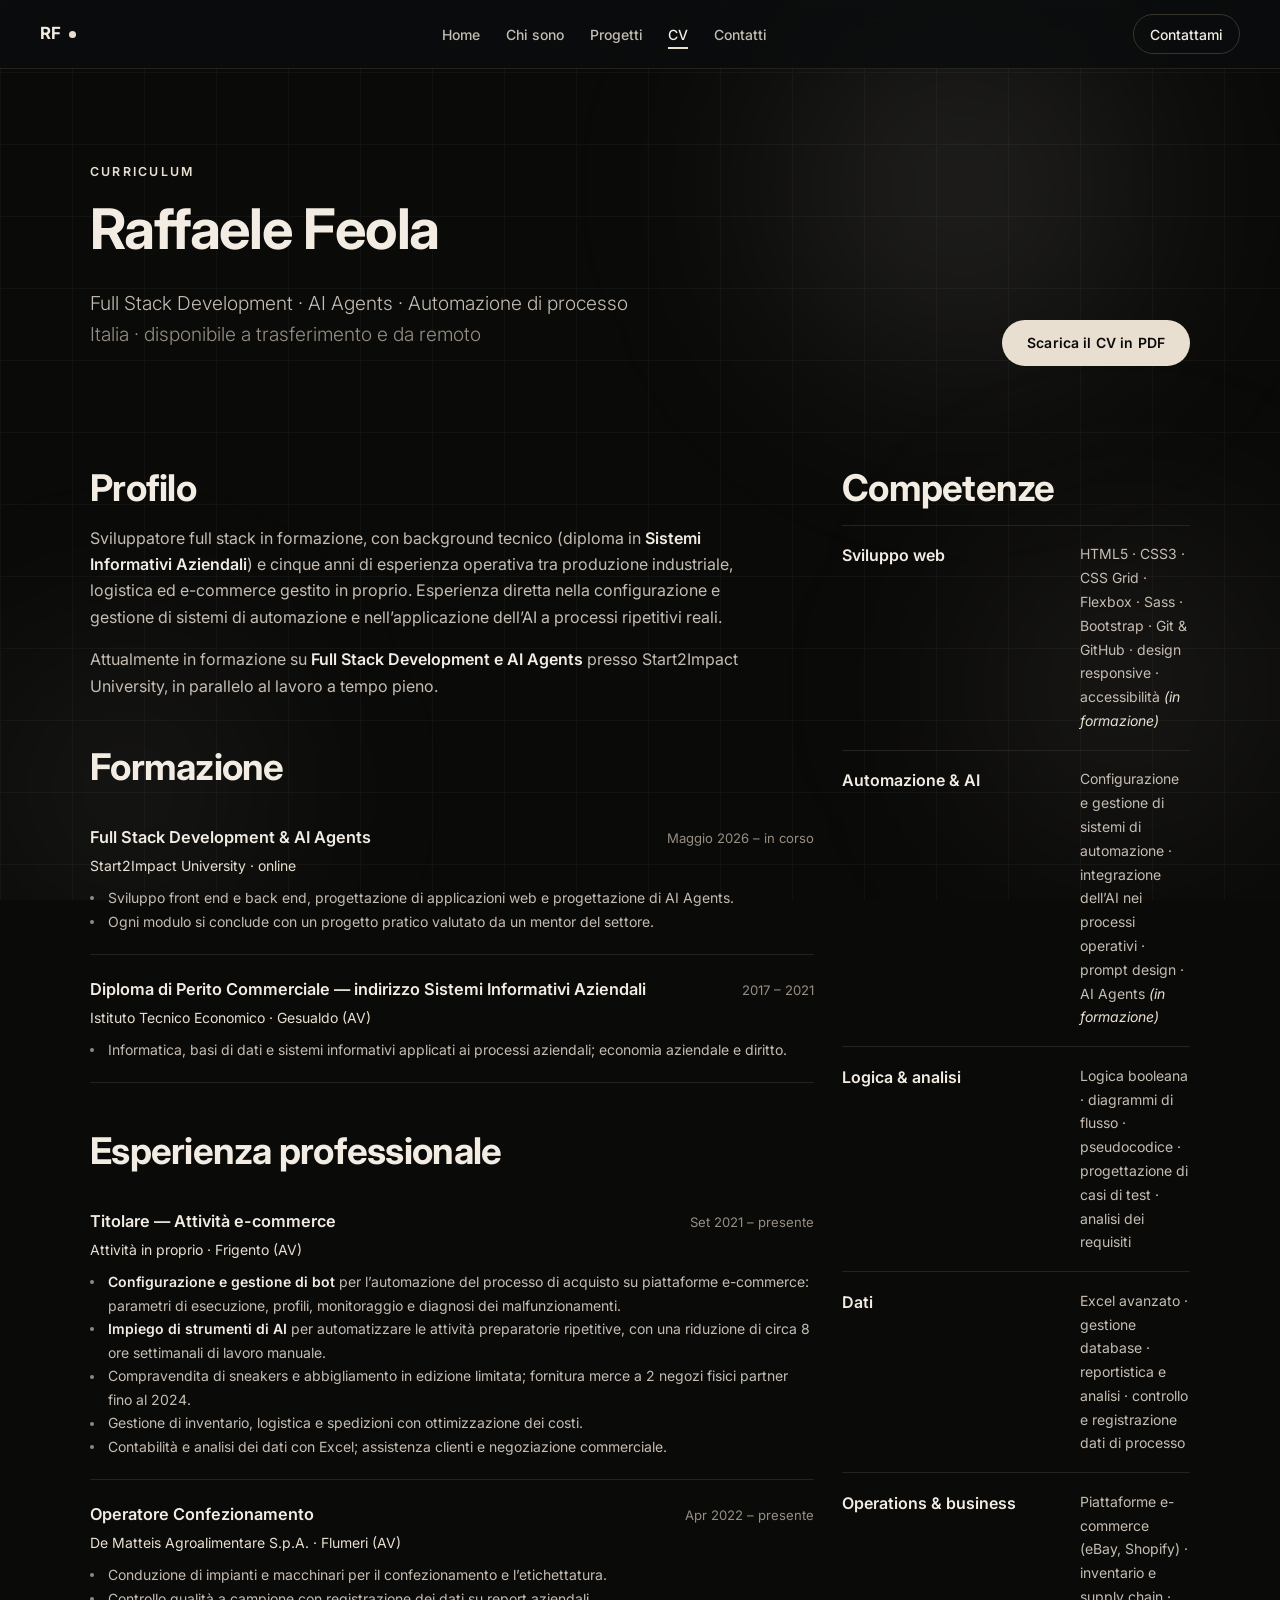
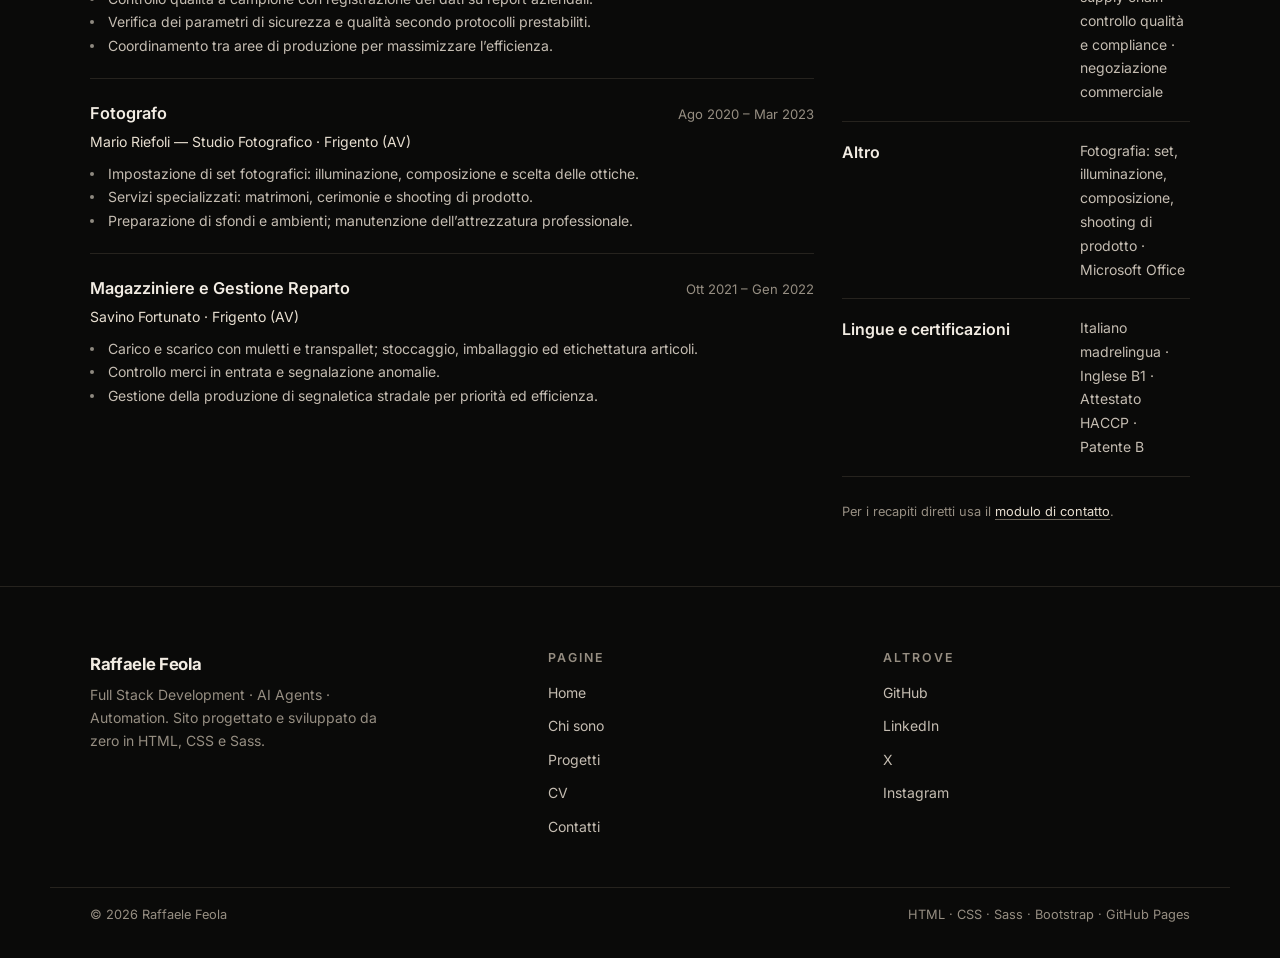
<file: cv.html>
<!DOCTYPE html>
<html lang="it" data-bs-theme="dark">
<head>
<meta charset="UTF-8">
<meta name="viewport" content="width=device-width, initial-scale=1.0">

<title>CV — Raffaele Feola</title>
<meta name="description" content="Curriculum di Raffaele Feola: formazione in Full Stack Development e AI Agents, cinque anni di esperienza operativa tra produzione, logistica ed e-commerce.">
<meta name="author" content="Raffaele Feola">
<meta name="theme-color" content="#0a0a09">

<link rel="icon" type="image/png" sizes="32x32" href="img/favicon-rf-32.png">
<link rel="apple-touch-icon" sizes="180x180" href="img/apple-touch-icon-rf-180.png">

<!-- Open Graph: controlla l'anteprima su LinkedIn, WhatsApp, Facebook -->
<meta property="og:type" content="website">
<meta property="og:url" content="https://rafeola.github.io/cv.html">
<meta property="og:title" content="CV — Raffaele Feola">
<meta property="og:description" content="Curriculum di Raffaele Feola: formazione in Full Stack Development e AI Agents, cinque anni di esperienza operativa tra produzione, logistica ed e-commerce.">
<meta property="og:image" content="https://rafeola.github.io/img/og-image.jpg">
<meta property="og:image:width" content="1200">
<meta property="og:image:height" content="630">
<meta property="og:locale" content="it_IT">
<meta property="og:site_name" content="Raffaele Feola">

<meta name="twitter:card" content="summary_large_image">
<meta name="twitter:title" content="CV — Raffaele Feola">
<meta name="twitter:description" content="Curriculum di Raffaele Feola: formazione in Full Stack Development e AI Agents, cinque anni di esperienza operativa tra produzione, logistica ed e-commerce.">
<meta name="twitter:image" content="https://rafeola.github.io/img/og-image.jpg">

<link rel="preconnect" href="https://fonts.googleapis.com">
<link rel="preconnect" href="https://fonts.gstatic.com" crossorigin>
<link href="https://fonts.googleapis.com/css2?family=Inter:wght@400;500;600;700&display=swap" rel="stylesheet">

<!-- Bootstrap prima del mio foglio di stile, cos&igrave; le mie regole vincono -->
<link rel="stylesheet" href="https://cdn.jsdelivr.net/npm/bootstrap@5.3.3/dist/css/bootstrap.min.css">
<link rel="stylesheet" href="css/style.css">
</head>
<body>

<!-- Nebbia animata di sfondo: tre sfere sfocate, solo CSS -->
<div class="fog" aria-hidden="true"><span></span><span></span><span></span></div>
<div class="grid-overlay" aria-hidden="true"></div>

<!-- Checkbox che pilota il menu mobile. Deve precedere la navbar. -->
<input type="checkbox" id="nav-toggle" class="nav-toggle-checkbox" tabindex="-1">

<nav class="navbar">
  <a href="index.html" class="nav-logo">RF<span class="dot"></span></a>

  <ul class="nav-menu">
    <li><a href="index.html">Home</a></li>
    <li><a href="chi-sono.html">Chi sono</a></li>
    <li><a href="progetti.html">Progetti</a></li>
    <li><a href="cv.html" aria-current="page">CV</a></li>
    <li><a href="contatti.html">Contatti</a></li>
  </ul>

  <a href="contatti.html" class="nav-cta">Contattami</a>

  <label for="nav-toggle" class="nav-toggle" aria-label="Apri il menu di navigazione">
    <span></span><span></span><span></span>
  </label>
</nav>

<main>

  <header class="page-head">
    <div class="row align-items-end g-4">
      <div class="col-lg-8">
        <p class="kicker">Curriculum</p>
        <h1>Raffaele Feola</h1>
        <p class="lead">Full Stack Development &middot; AI Agents &middot; Automazione di processo<br>
        <span class="muted">Italia &middot; disponibile a trasferimento e da remoto</span></p>
      </div>
      <div class="col-lg-4 d-flex justify-content-lg-end">
        <a href="files/CV_Raffaele_Feola.pdf" class="btn btn--primary" download>Scarica il CV in PDF</a>
      </div>
    </div>
  </header>

  <section class="section section--tight">
    <div class="container">
      <div class="row g-5">

        <div class="col-lg-8">

          <h2>Profilo</h2>
          <p>Sviluppatore full stack in formazione, con background tecnico (diploma in <strong>Sistemi Informativi Aziendali</strong>) e cinque anni di esperienza operativa tra produzione industriale, logistica ed e-commerce gestito in proprio. Esperienza diretta nella configurazione e gestione di sistemi di automazione e nell&rsquo;applicazione dell&rsquo;AI a processi ripetitivi reali.</p>
          <p>Attualmente in formazione su <strong>Full Stack Development e AI Agents</strong> presso Start2Impact University, in parallelo al lavoro a tempo pieno.</p>

          <h2 style="margin-top:3rem">Formazione</h2>

          <div class="cv-entry">
            <div class="cv-entry__head">
              <span class="cv-entry__title">Full Stack Development &amp; AI Agents</span>
              <span class="cv-entry__date">Maggio 2026 &ndash; in corso</span>
            </div>
            <p class="cv-entry__org">Start2Impact University &middot; online</p>
            <ul class="cv-list">
              <li>Sviluppo front end e back end, progettazione di applicazioni web e progettazione di AI Agents.</li>
              <li>Ogni modulo si conclude con un progetto pratico valutato da un mentor del settore.</li>
            </ul>
          </div>

          <div class="cv-entry">
            <div class="cv-entry__head">
              <span class="cv-entry__title">Diploma di Perito Commerciale &mdash; indirizzo Sistemi Informativi Aziendali</span>
              <span class="cv-entry__date">2017 &ndash; 2021</span>
            </div>
            <p class="cv-entry__org">Istituto Tecnico Economico &middot; Gesualdo (AV)</p>
            <ul class="cv-list">
              <li>Informatica, basi di dati e sistemi informativi applicati ai processi aziendali; economia aziendale e diritto.</li>
            </ul>
          </div>

          <h2 style="margin-top:3rem">Esperienza professionale</h2>

          <div class="cv-entry">
            <div class="cv-entry__head">
              <span class="cv-entry__title">Titolare &mdash; Attivit&agrave; e-commerce</span>
              <span class="cv-entry__date">Set 2021 &ndash; presente</span>
            </div>
            <p class="cv-entry__org">Attivit&agrave; in proprio &middot; Frigento (AV)</p>
            <ul class="cv-list">
              <li><strong>Configurazione e gestione di bot</strong> per l&rsquo;automazione del processo di acquisto su piattaforme e-commerce: parametri di esecuzione, profili, monitoraggio e diagnosi dei malfunzionamenti.</li>
              <li><strong>Impiego di strumenti di AI</strong> per automatizzare le attivit&agrave; preparatorie ripetitive, con una riduzione di circa 8 ore settimanali di lavoro manuale.</li>
              <li>Compravendita di sneakers e abbigliamento in edizione limitata; fornitura merce a 2 negozi fisici partner fino al 2024.</li>
              <li>Gestione di inventario, logistica e spedizioni con ottimizzazione dei costi.</li>
              <li>Contabilit&agrave; e analisi dei dati con Excel; assistenza clienti e negoziazione commerciale.</li>
            </ul>
          </div>

          <div class="cv-entry">
            <div class="cv-entry__head">
              <span class="cv-entry__title">Operatore Confezionamento</span>
              <span class="cv-entry__date">Apr 2022 &ndash; presente</span>
            </div>
            <p class="cv-entry__org">De Matteis Agroalimentare S.p.A. &middot; Flumeri (AV)</p>
            <ul class="cv-list">
              <li>Conduzione di impianti e macchinari per il confezionamento e l&rsquo;etichettatura.</li>
              <li>Controllo qualit&agrave; a campione con registrazione dei dati su report aziendali.</li>
              <li>Verifica dei parametri di sicurezza e qualit&agrave; secondo protocolli prestabiliti.</li>
              <li>Coordinamento tra aree di produzione per massimizzare l&rsquo;efficienza.</li>
            </ul>
          </div>

          <div class="cv-entry">
            <div class="cv-entry__head">
              <span class="cv-entry__title">Fotografo</span>
              <span class="cv-entry__date">Ago 2020 &ndash; Mar 2023</span>
            </div>
            <p class="cv-entry__org">Mario Riefoli &mdash; Studio Fotografico &middot; Frigento (AV)</p>
            <ul class="cv-list">
              <li>Impostazione di set fotografici: illuminazione, composizione e scelta delle ottiche.</li>
              <li>Servizi specializzati: matrimoni, cerimonie e shooting di prodotto.</li>
              <li>Preparazione di sfondi e ambienti; manutenzione dell&rsquo;attrezzatura professionale.</li>
            </ul>
          </div>

          <div class="cv-entry">
            <div class="cv-entry__head">
              <span class="cv-entry__title">Magazziniere e Gestione Reparto</span>
              <span class="cv-entry__date">Ott 2021 &ndash; Gen 2022</span>
            </div>
            <p class="cv-entry__org">Savino Fortunato &middot; Frigento (AV)</p>
            <ul class="cv-list">
              <li>Carico e scarico con muletti e transpallet; stoccaggio, imballaggio ed etichettatura articoli.</li>
              <li>Controllo merci in entrata e segnalazione anomalie.</li>
              <li>Gestione della produzione di segnaletica stradale per priorit&agrave; ed efficienza.</li>
            </ul>
          </div>

        </div>

        <aside class="col-lg-4">
          <h2>Competenze</h2>
          <dl class="skills">
            <div class="skill-row">
              <dt>Sviluppo web</dt>
              <dd>HTML5 &middot; CSS3 &middot; CSS Grid &middot; Flexbox &middot; Sass &middot; Bootstrap &middot; Git &amp; GitHub &middot; design responsive &middot; accessibilit&agrave; <span class="wip">(in formazione)</span></dd>
            </div>
            <div class="skill-row">
              <dt>Automazione &amp; AI</dt>
              <dd>Configurazione e gestione di sistemi di automazione &middot; integrazione dell&rsquo;AI nei processi operativi &middot; prompt design &middot; AI Agents <span class="wip">(in formazione)</span></dd>
            </div>
            <div class="skill-row">
              <dt>Logica &amp; analisi</dt>
              <dd>Logica booleana &middot; diagrammi di flusso &middot; pseudocodice &middot; progettazione di casi di test &middot; analisi dei requisiti</dd>
            </div>
            <div class="skill-row">
              <dt>Dati</dt>
              <dd>Excel avanzato &middot; gestione database &middot; reportistica e analisi &middot; controllo e registrazione dati di processo</dd>
            </div>
            <div class="skill-row">
              <dt>Operations &amp; business</dt>
              <dd>Piattaforme e-commerce (eBay, Shopify) &middot; inventario e supply chain &middot; controllo qualit&agrave; e compliance &middot; negoziazione commerciale</dd>
            </div>
            <div class="skill-row">
              <dt>Altro</dt>
              <dd>Fotografia: set, illuminazione, composizione, shooting di prodotto &middot; Microsoft Office</dd>
            </div>
            <div class="skill-row">
              <dt>Lingue e certificazioni</dt>
              <dd>Italiano madrelingua &middot; Inglese B1 &middot; Attestato HACCP &middot; Patente B</dd>
            </div>
          </dl>

          <p class="form-note" style="margin-top:1.5rem">Per i recapiti diretti usa il <a href="contatti.html">modulo di contatto</a>.</p>
        </aside>

      </div>
    </div>
  </section>
</main>

<footer class="site-footer">
  <div class="footer-grid">
    <div class="footer-brand">
      <p class="name">Raffaele Feola</p>
      <p>Full Stack Development &middot; AI Agents &middot; Automation. Sito progettato e sviluppato da zero in HTML, CSS e Sass.</p>
    </div>
    <div class="footer-col">
      <h4>Pagine</h4>
      <ul>
        <li><a href="index.html">Home</a></li>
        <li><a href="chi-sono.html">Chi sono</a></li>
        <li><a href="progetti.html">Progetti</a></li>
        <li><a href="cv.html">CV</a></li>
        <li><a href="contatti.html">Contatti</a></li>
      </ul>
    </div>
    <div class="footer-col">
      <h4>Altrove</h4>
      <ul>
        <li><a href="https://github.com/Rafeola" target="_blank" rel="noopener">GitHub</a></li>
        <li><a href="https://www.linkedin.com/in/raffaele-feola-3a0aa422b" target="_blank" rel="noopener">LinkedIn</a></li>
        <li><a href="https://x.com/feola_raffaele" target="_blank" rel="noopener">X</a></li>
        <li><a href="https://www.instagram.com/raffeola" target="_blank" rel="noopener">Instagram</a></li>
      </ul>
    </div>
  </div>
  <div class="footer-bottom">
    <span>&copy; 2026 Raffaele Feola</span>
    <span>HTML &middot; CSS &middot; Sass &middot; Bootstrap &middot; GitHub Pages</span>
  </div>
</footer>

</body>
</html>
</file>
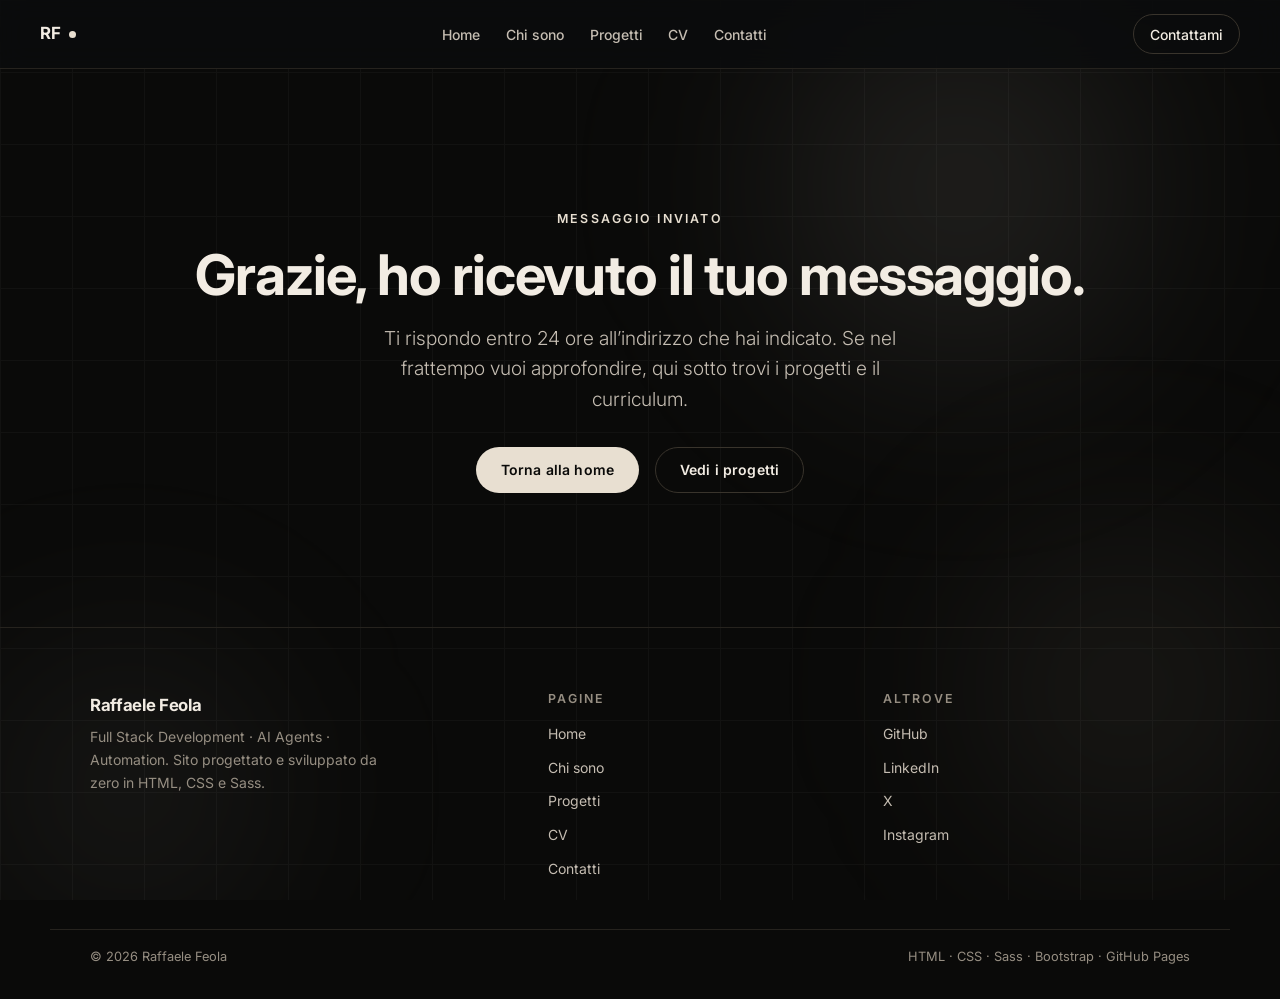
<file: grazie.html>
<!DOCTYPE html>
<html lang="it" data-bs-theme="dark">
<head>
<meta charset="UTF-8">
<meta name="viewport" content="width=device-width, initial-scale=1.0">

<title>Messaggio inviato — Raffaele Feola</title>
<meta name="description" content="Grazie, ho ricevuto il tuo messaggio.">
<meta name="author" content="Raffaele Feola">
<meta name="theme-color" content="#0a0a09">
<meta name="robots" content="noindex">

<link rel="icon" type="image/png" sizes="32x32" href="img/favicon-rf-32.png">
<link rel="apple-touch-icon" sizes="180x180" href="img/apple-touch-icon-rf-180.png">

<!-- Open Graph: controlla l'anteprima su LinkedIn, WhatsApp, Facebook -->
<meta property="og:type" content="website">
<meta property="og:url" content="https://rafeola.github.io/grazie.html">
<meta property="og:title" content="Messaggio inviato — Raffaele Feola">
<meta property="og:description" content="Grazie, ho ricevuto il tuo messaggio.">
<meta property="og:image" content="https://rafeola.github.io/img/og-image.jpg">
<meta property="og:image:width" content="1200">
<meta property="og:image:height" content="630">
<meta property="og:locale" content="it_IT">
<meta property="og:site_name" content="Raffaele Feola">

<meta name="twitter:card" content="summary_large_image">
<meta name="twitter:title" content="Messaggio inviato — Raffaele Feola">
<meta name="twitter:description" content="Grazie, ho ricevuto il tuo messaggio.">
<meta name="twitter:image" content="https://rafeola.github.io/img/og-image.jpg">

<link rel="preconnect" href="https://fonts.googleapis.com">
<link rel="preconnect" href="https://fonts.gstatic.com" crossorigin>
<link href="https://fonts.googleapis.com/css2?family=Inter:wght@400;500;600;700&display=swap" rel="stylesheet">

<!-- Bootstrap prima del mio foglio di stile, cos&igrave; le mie regole vincono -->
<link rel="stylesheet" href="https://cdn.jsdelivr.net/npm/bootstrap@5.3.3/dist/css/bootstrap.min.css">
<link rel="stylesheet" href="css/style.css">
</head>
<body>

<!-- Nebbia animata di sfondo: tre sfere sfocate, solo CSS -->
<div class="fog" aria-hidden="true"><span></span><span></span><span></span></div>
<div class="grid-overlay" aria-hidden="true"></div>

<!-- Checkbox che pilota il menu mobile. Deve precedere la navbar. -->
<input type="checkbox" id="nav-toggle" class="nav-toggle-checkbox" tabindex="-1">

<nav class="navbar">
  <a href="index.html" class="nav-logo">RF<span class="dot"></span></a>

  <ul class="nav-menu">
    <li><a href="index.html">Home</a></li>
    <li><a href="chi-sono.html">Chi sono</a></li>
    <li><a href="progetti.html">Progetti</a></li>
    <li><a href="cv.html">CV</a></li>
    <li><a href="contatti.html">Contatti</a></li>
  </ul>

  <a href="contatti.html" class="nav-cta">Contattami</a>

  <label for="nav-toggle" class="nav-toggle" aria-label="Apri il menu di navigazione">
    <span></span><span></span><span></span>
  </label>
</nav>

<main>

  <section class="section" style="display:flex;align-items:center;min-height:62vh">
    <div class="container" style="text-align:center">
      <p class="kicker">Messaggio inviato</p>
      <h1 style="margin-inline:auto">Grazie, ho ricevuto il tuo messaggio.</h1>
      <p class="lead" style="margin-inline:auto;max-width:48ch">Ti rispondo entro 24 ore all&rsquo;indirizzo che hai indicato. Se nel frattempo vuoi approfondire, qui sotto trovi i progetti e il curriculum.</p>
      <div class="hero__actions" style="justify-content:center;margin-top:2rem">
        <a href="index.html" class="btn btn--primary">Torna alla home</a>
        <a href="progetti.html" class="btn btn--ghost">Vedi i progetti</a>
      </div>
    </div>
  </section>
</main>

<footer class="site-footer">
  <div class="footer-grid">
    <div class="footer-brand">
      <p class="name">Raffaele Feola</p>
      <p>Full Stack Development &middot; AI Agents &middot; Automation. Sito progettato e sviluppato da zero in HTML, CSS e Sass.</p>
    </div>
    <div class="footer-col">
      <h4>Pagine</h4>
      <ul>
        <li><a href="index.html">Home</a></li>
        <li><a href="chi-sono.html">Chi sono</a></li>
        <li><a href="progetti.html">Progetti</a></li>
        <li><a href="cv.html">CV</a></li>
        <li><a href="contatti.html">Contatti</a></li>
      </ul>
    </div>
    <div class="footer-col">
      <h4>Altrove</h4>
      <ul>
        <li><a href="https://github.com/Rafeola" target="_blank" rel="noopener">GitHub</a></li>
        <li><a href="https://www.linkedin.com/in/raffaele-feola-3a0aa422b" target="_blank" rel="noopener">LinkedIn</a></li>
        <li><a href="https://x.com/feola_raffaele" target="_blank" rel="noopener">X</a></li>
        <li><a href="https://www.instagram.com/raffeola" target="_blank" rel="noopener">Instagram</a></li>
      </ul>
    </div>
  </div>
  <div class="footer-bottom">
    <span>&copy; 2026 Raffaele Feola</span>
    <span>HTML &middot; CSS &middot; Sass &middot; Bootstrap &middot; GitHub Pages</span>
  </div>
</footer>

</body>
</html>
</file>
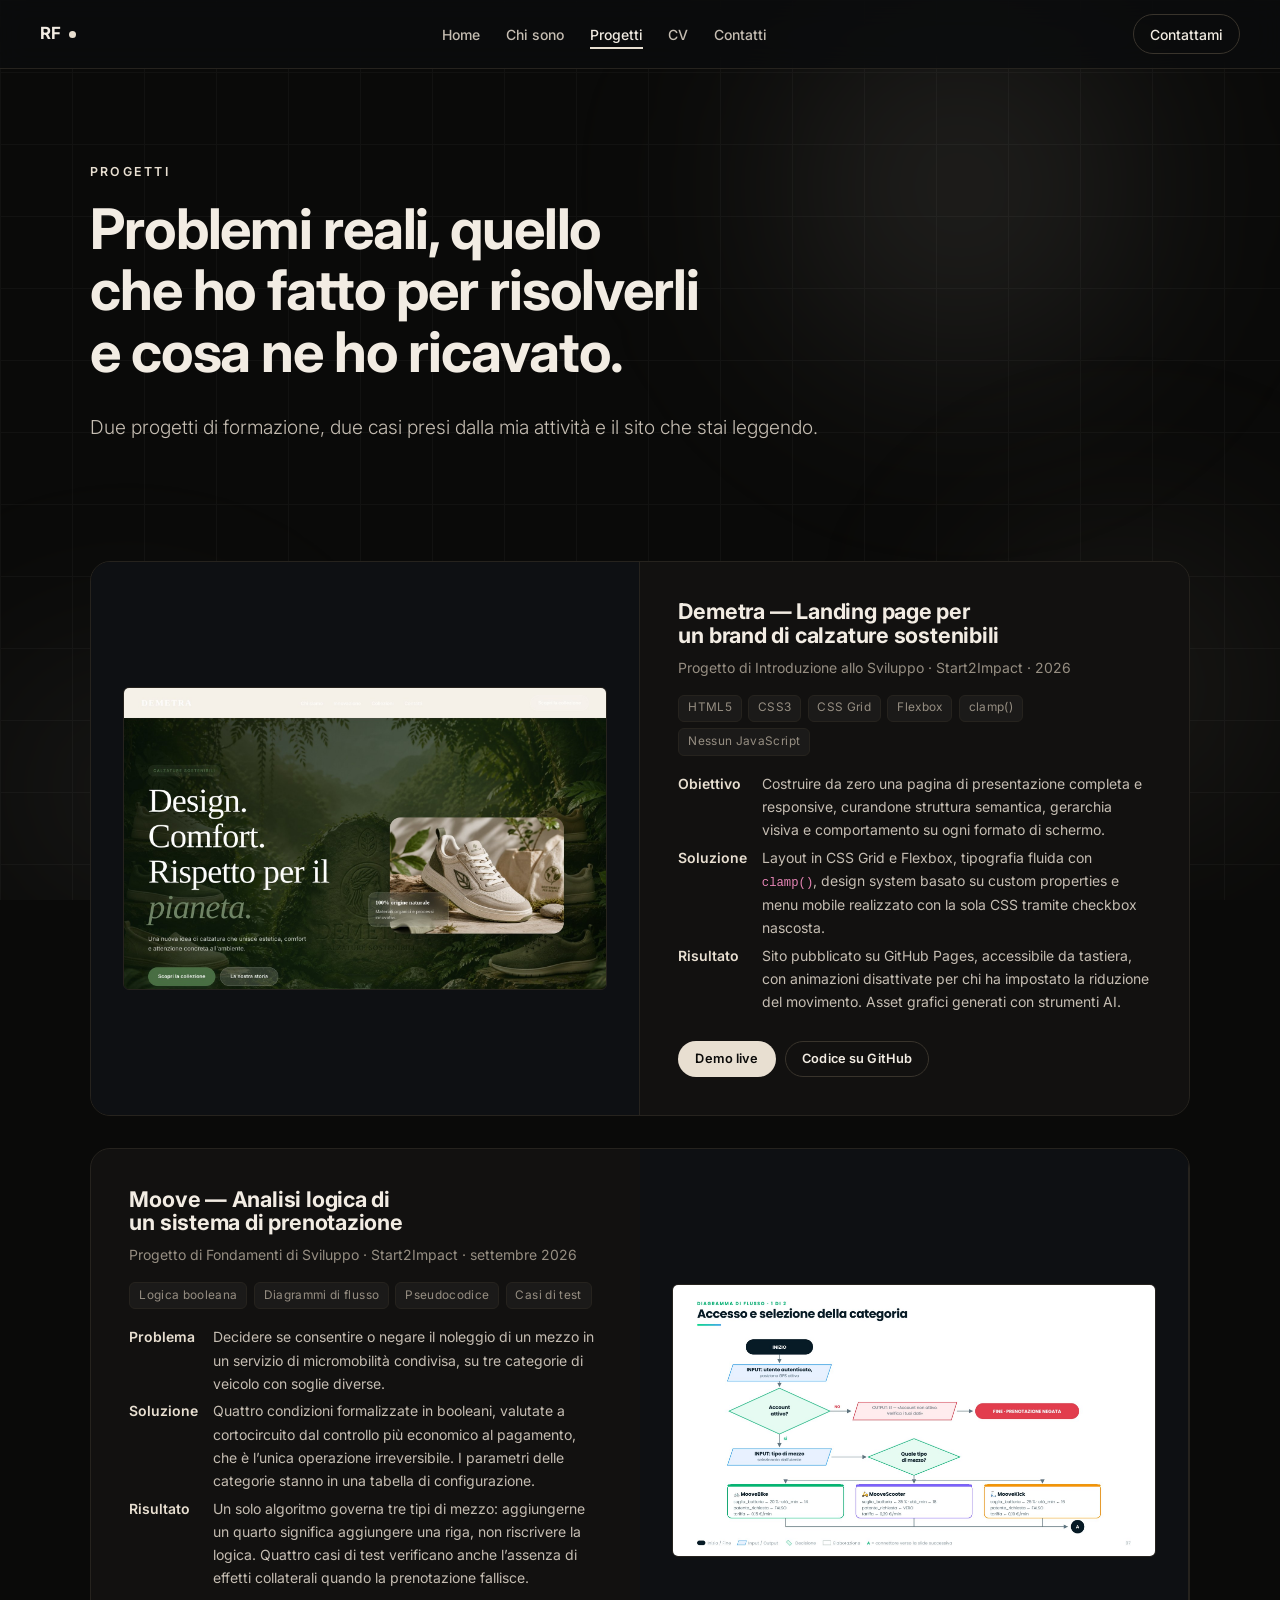
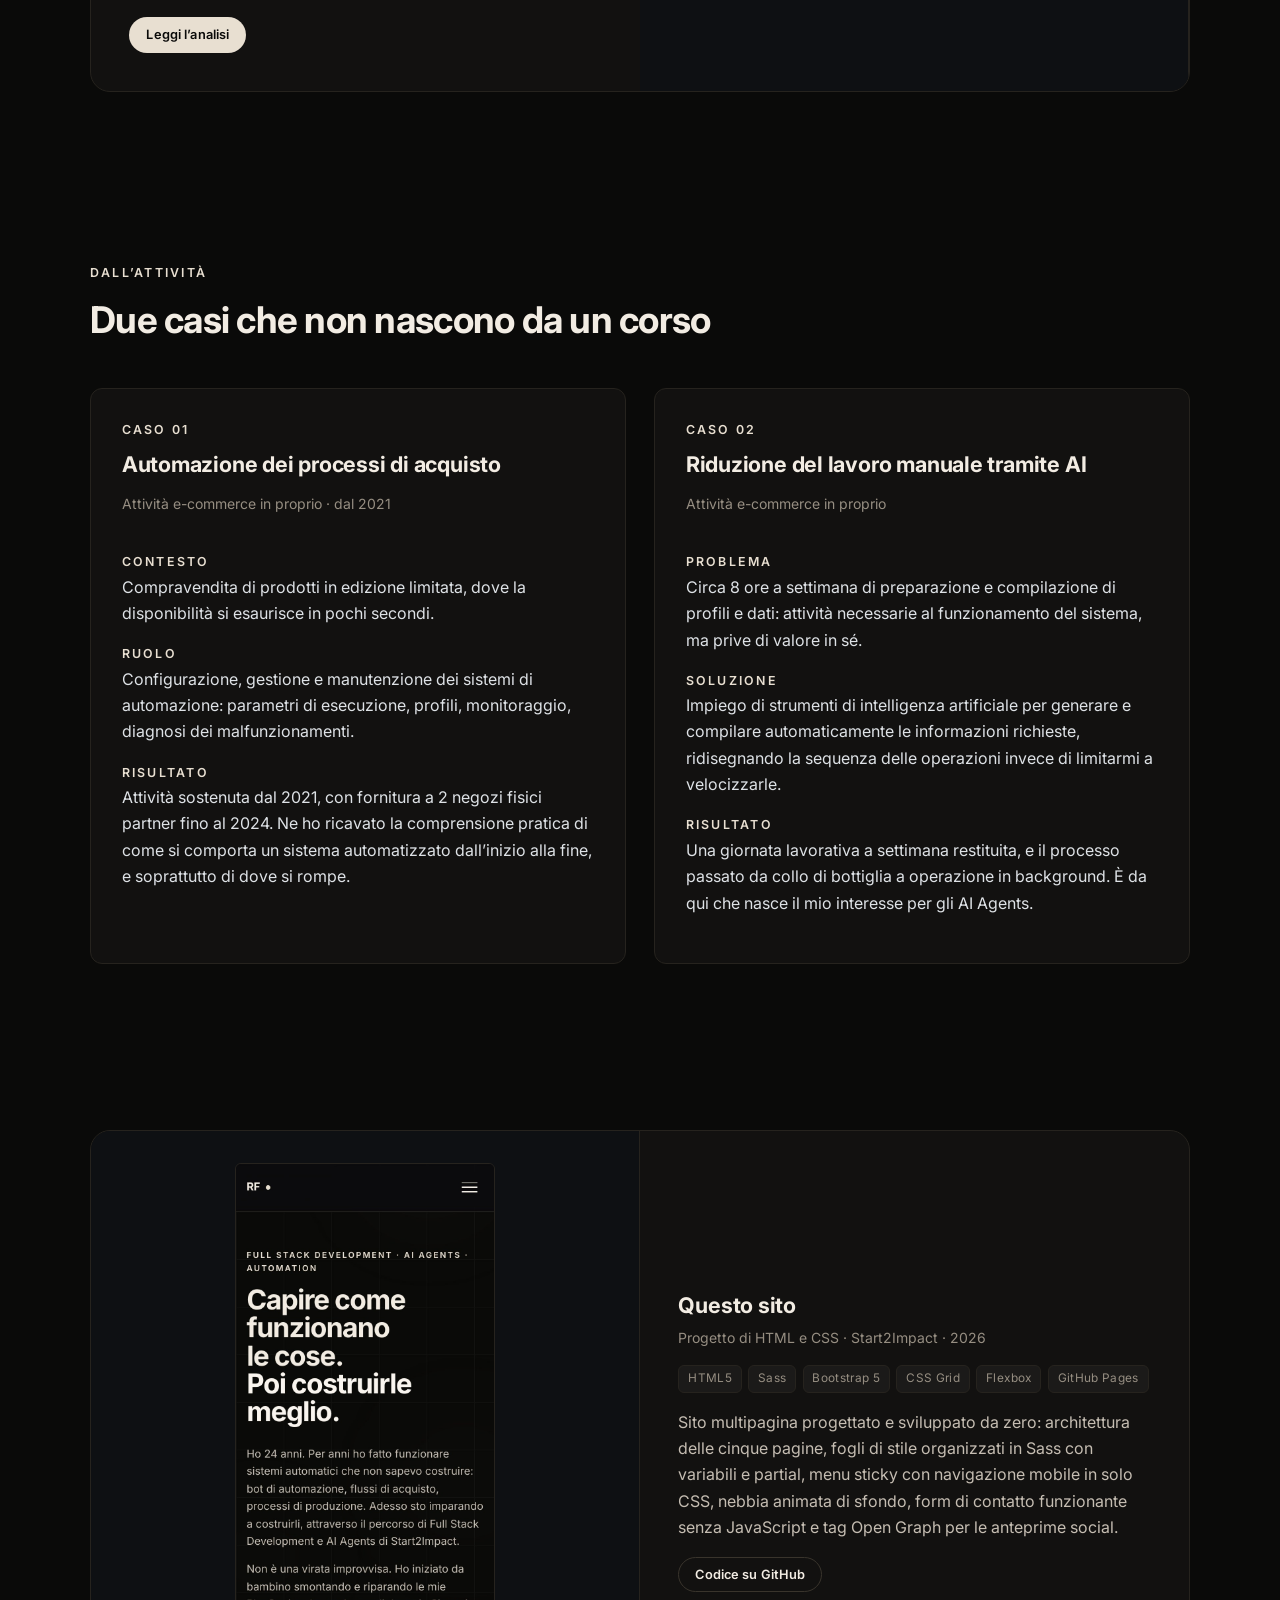
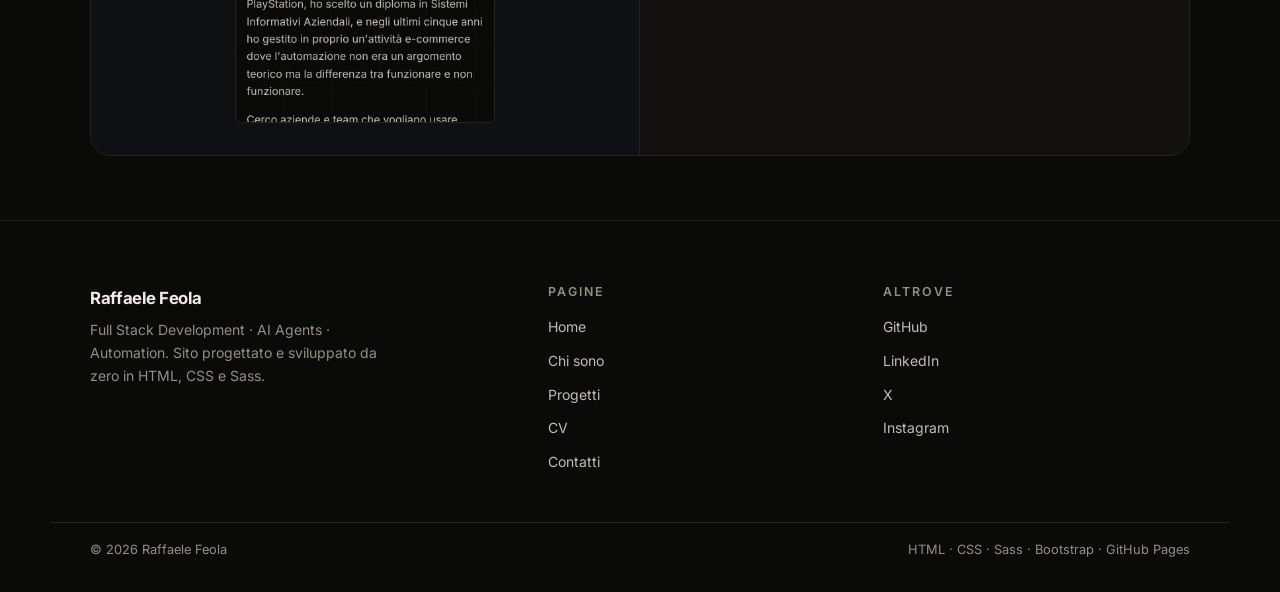
<file: progetti.html>
<!DOCTYPE html>
<html lang="it" data-bs-theme="dark">
<head>
<meta charset="UTF-8">
<meta name="viewport" content="width=device-width, initial-scale=1.0">

<title>Progetti — Raffaele Feola</title>
<meta name="description" content="Demetra, Moove e due casi di automazione presi dalla mia attività e-commerce: problema, soluzione e risultato di ciascuno.">
<meta name="author" content="Raffaele Feola">
<meta name="theme-color" content="#0a0a09">

<link rel="icon" type="image/png" sizes="32x32" href="img/favicon-rf-32.png">
<link rel="apple-touch-icon" sizes="180x180" href="img/apple-touch-icon-rf-180.png">

<!-- Open Graph: controlla l'anteprima su LinkedIn, WhatsApp, Facebook -->
<meta property="og:type" content="website">
<meta property="og:url" content="https://rafeola.github.io/progetti.html">
<meta property="og:title" content="Progetti — Raffaele Feola">
<meta property="og:description" content="Demetra, Moove e due casi di automazione presi dalla mia attività e-commerce: problema, soluzione e risultato di ciascuno.">
<meta property="og:image" content="https://rafeola.github.io/img/og-image.jpg">
<meta property="og:image:width" content="1200">
<meta property="og:image:height" content="630">
<meta property="og:locale" content="it_IT">
<meta property="og:site_name" content="Raffaele Feola">

<meta name="twitter:card" content="summary_large_image">
<meta name="twitter:title" content="Progetti — Raffaele Feola">
<meta name="twitter:description" content="Demetra, Moove e due casi di automazione presi dalla mia attività e-commerce: problema, soluzione e risultato di ciascuno.">
<meta name="twitter:image" content="https://rafeola.github.io/img/og-image.jpg">

<link rel="preconnect" href="https://fonts.googleapis.com">
<link rel="preconnect" href="https://fonts.gstatic.com" crossorigin>
<link href="https://fonts.googleapis.com/css2?family=Inter:wght@400;500;600;700&display=swap" rel="stylesheet">

<!-- Bootstrap prima del mio foglio di stile, cos&igrave; le mie regole vincono -->
<link rel="stylesheet" href="https://cdn.jsdelivr.net/npm/bootstrap@5.3.3/dist/css/bootstrap.min.css">
<link rel="stylesheet" href="css/style.css">
</head>
<body>

<!-- Nebbia animata di sfondo: tre sfere sfocate, solo CSS -->
<div class="fog" aria-hidden="true"><span></span><span></span><span></span></div>
<div class="grid-overlay" aria-hidden="true"></div>

<!-- Checkbox che pilota il menu mobile. Deve precedere la navbar. -->
<input type="checkbox" id="nav-toggle" class="nav-toggle-checkbox" tabindex="-1">

<nav class="navbar">
  <a href="index.html" class="nav-logo">RF<span class="dot"></span></a>

  <ul class="nav-menu">
    <li><a href="index.html">Home</a></li>
    <li><a href="chi-sono.html">Chi sono</a></li>
    <li><a href="progetti.html" aria-current="page">Progetti</a></li>
    <li><a href="cv.html">CV</a></li>
    <li><a href="contatti.html">Contatti</a></li>
  </ul>

  <a href="contatti.html" class="nav-cta">Contattami</a>

  <label for="nav-toggle" class="nav-toggle" aria-label="Apri il menu di navigazione">
    <span></span><span></span><span></span>
  </label>
</nav>

<main>

  <header class="page-head">
    <p class="kicker">Progetti</p>
    <h1>Problemi reali, quello che ho fatto per risolverli e cosa ne ho ricavato.</h1>
    <p class="lead">Due progetti di formazione, due casi presi dalla mia attivit&agrave; e il sito che stai leggendo.</p>
  </header>

  <section class="section section--tight">
    <div class="container" style="display:grid; gap:2rem;">

      <!-- Demetra -->
      <article class="project">
        <div class="media">
          <img src="img/demetra-desktop.jpg" alt="Schermata della landing page Demetra su desktop" width="1600" height="1000" loading="lazy">
        </div>
        <div class="body">
          <h3>Demetra &mdash; Landing page per un brand di calzature sostenibili</h3>
          <p class="meta">Progetto di Introduzione allo Sviluppo &middot; Start2Impact &middot; 2026</p>
          <ul class="tags">
            <li>HTML5</li><li>CSS3</li><li>CSS Grid</li><li>Flexbox</li><li>clamp()</li><li>Nessun JavaScript</li>
          </ul>
          <dl>
            <dt>Obiettivo</dt><dd>Costruire da zero una pagina di presentazione completa e responsive, curandone struttura semantica, gerarchia visiva e comportamento su ogni formato di schermo.</dd>
            <dt>Soluzione</dt><dd>Layout in CSS Grid e Flexbox, tipografia fluida con <code>clamp()</code>, design system basato su custom properties e menu mobile realizzato con la sola CSS tramite checkbox nascosta.</dd>
            <dt>Risultato</dt><dd>Sito pubblicato su GitHub Pages, accessibile da tastiera, con animazioni disattivate per chi ha impostato la riduzione del movimento. Asset grafici generati con strumenti AI.</dd>
          </dl>
          <div class="actions">
            <a href="https://rafeola.github.io/landing-page-demetra/" class="btn btn--primary btn--small" target="_blank" rel="noopener">Demo live</a>
            <a href="https://github.com/Rafeola/landing-page-demetra" class="btn btn--ghost btn--small" target="_blank" rel="noopener">Codice su GitHub</a>
          </div>
        </div>
      </article>

      <!-- Moove -->
      <article class="project project--reverse">
        <div class="media">
          <img src="img/moove-flowchart.jpg" alt="Diagramma di flusso del sistema di prenotazione Moove" width="1333" height="750" loading="lazy">
        </div>
        <div class="body">
          <h3>Moove &mdash; Analisi logica di un sistema di prenotazione</h3>
          <p class="meta">Progetto di Fondamenti di Sviluppo &middot; Start2Impact &middot; settembre 2026</p>
          <ul class="tags">
            <li>Logica booleana</li><li>Diagrammi di flusso</li><li>Pseudocodice</li><li>Casi di test</li>
          </ul>
          <dl>
            <dt>Problema</dt><dd>Decidere se consentire o negare il noleggio di un mezzo in un servizio di micromobilit&agrave; condivisa, su tre categorie di veicolo con soglie diverse.</dd>
            <dt>Soluzione</dt><dd>Quattro condizioni formalizzate in booleani, valutate a cortocircuito dal controllo pi&ugrave; economico al pagamento, che &egrave; l&rsquo;unica operazione irreversibile. I parametri delle categorie stanno in una tabella di configurazione.</dd>
            <dt>Risultato</dt><dd>Un solo algoritmo governa tre tipi di mezzo: aggiungerne un quarto significa aggiungere una riga, non riscrivere la logica. Quattro casi di test verificano anche l&rsquo;assenza di effetti collaterali quando la prenotazione fallisce.</dd>
          </dl>
          <div class="actions">
            <a href="https://github.com/Rafeola/moove-booking-system" class="btn btn--primary btn--small" target="_blank" rel="noopener">Leggi l&rsquo;analisi</a>
          </div>
        </div>
      </article>

    </div>
  </section>

  <!-- Casi dall'attivit&agrave; -->
  <section class="section">
    <div class="container">
      <div class="section-head">
        <div>
          <p class="kicker">Dall&rsquo;attivit&agrave;</p>
          <h2>Due casi che non nascono da un corso</h2>
        </div>
      </div>

      <div class="grid-2">

        <article class="card">
          <p class="card__num">Caso 01</p>
          <h3>Automazione dei processi di acquisto</h3>
          <p class="muted" style="font-size:.875rem">Attivit&agrave; e-commerce in proprio &middot; dal 2021</p>
          <dl style="margin-top:1rem">
            <dt class="kicker" style="margin:0">Contesto</dt>
            <dd style="margin:0 0 .8rem">Compravendita di prodotti in edizione limitata, dove la disponibilit&agrave; si esaurisce in pochi secondi.</dd>
            <dt class="kicker" style="margin:0">Ruolo</dt>
            <dd style="margin:0 0 .8rem">Configurazione, gestione e manutenzione dei sistemi di automazione: parametri di esecuzione, profili, monitoraggio, diagnosi dei malfunzionamenti.</dd>
            <dt class="kicker" style="margin:0">Risultato</dt>
            <dd style="margin:0">Attivit&agrave; sostenuta dal 2021, con fornitura a 2 negozi fisici partner fino al 2024. Ne ho ricavato la comprensione pratica di come si comporta un sistema automatizzato dall&rsquo;inizio alla fine, e soprattutto di dove si rompe.</dd>
          </dl>
        </article>

        <article class="card">
          <p class="card__num">Caso 02</p>
          <h3>Riduzione del lavoro manuale tramite AI</h3>
          <p class="muted" style="font-size:.875rem">Attivit&agrave; e-commerce in proprio</p>
          <dl style="margin-top:1rem">
            <dt class="kicker" style="margin:0">Problema</dt>
            <dd style="margin:0 0 .8rem">Circa 8 ore a settimana di preparazione e compilazione di profili e dati: attivit&agrave; necessarie al funzionamento del sistema, ma prive di valore in s&eacute;.</dd>
            <dt class="kicker" style="margin:0">Soluzione</dt>
            <dd style="margin:0 0 .8rem">Impiego di strumenti di intelligenza artificiale per generare e compilare automaticamente le informazioni richieste, ridisegnando la sequenza delle operazioni invece di limitarmi a velocizzarle.</dd>
            <dt class="kicker" style="margin:0">Risultato</dt>
            <dd style="margin:0">Una giornata lavorativa a settimana restituita, e il processo passato da collo di bottiglia a operazione in background. &Egrave; da qui che nasce il mio interesse per gli AI Agents.</dd>
          </dl>
        </article>

      </div>
    </div>
  </section>

  <!-- Questo sito -->
  <section class="section section--tight">
    <div class="container">
      <article class="project">
        <div class="media">
          <img src="img/portfolio-mobile.jpg" alt="Questo sito visto su schermo mobile: hero, titolo e pulsanti" width="780" height="1688" loading="lazy" style="max-width:260px">
        </div>
        <div class="body">
          <h3>Questo sito</h3>
          <p class="meta">Progetto di HTML e CSS &middot; Start2Impact &middot; 2026</p>
          <ul class="tags">
            <li>HTML5</li><li>Sass</li><li>Bootstrap 5</li><li>CSS Grid</li><li>Flexbox</li><li>GitHub Pages</li>
          </ul>
          <p>Sito multipagina progettato e sviluppato da zero: architettura delle cinque pagine, fogli di stile organizzati in Sass con variabili e partial, menu sticky con navigazione mobile in solo CSS, nebbia animata di sfondo, form di contatto funzionante senza JavaScript e tag Open Graph per le anteprime social.</p>
          <div class="actions">
            <a href="https://github.com/Rafeola/Rafeola.github.io" class="btn btn--ghost btn--small" target="_blank" rel="noopener">Codice su GitHub</a>
          </div>
        </div>
      </article>
    </div>
  </section>
</main>

<footer class="site-footer">
  <div class="footer-grid">
    <div class="footer-brand">
      <p class="name">Raffaele Feola</p>
      <p>Full Stack Development &middot; AI Agents &middot; Automation. Sito progettato e sviluppato da zero in HTML, CSS e Sass.</p>
    </div>
    <div class="footer-col">
      <h4>Pagine</h4>
      <ul>
        <li><a href="index.html">Home</a></li>
        <li><a href="chi-sono.html">Chi sono</a></li>
        <li><a href="progetti.html">Progetti</a></li>
        <li><a href="cv.html">CV</a></li>
        <li><a href="contatti.html">Contatti</a></li>
      </ul>
    </div>
    <div class="footer-col">
      <h4>Altrove</h4>
      <ul>
        <li><a href="https://github.com/Rafeola" target="_blank" rel="noopener">GitHub</a></li>
        <li><a href="https://www.linkedin.com/in/raffaele-feola-3a0aa422b" target="_blank" rel="noopener">LinkedIn</a></li>
        <li><a href="https://x.com/feola_raffaele" target="_blank" rel="noopener">X</a></li>
        <li><a href="https://www.instagram.com/raffeola" target="_blank" rel="noopener">Instagram</a></li>
      </ul>
    </div>
  </div>
  <div class="footer-bottom">
    <span>&copy; 2026 Raffaele Feola</span>
    <span>HTML &middot; CSS &middot; Sass &middot; Bootstrap &middot; GitHub Pages</span>
  </div>
</footer>

</body>
</html>
</file>
<file: css/style.css>
*, *::before, *::after {
  box-sizing: border-box;
}

html {
  scroll-behavior: smooth;
}

body {
  margin: 0;
  background: #0a0a09;
  color: #c5bdb2;
  font-family: "Inter", system-ui, -apple-system, "Segoe UI", sans-serif;
  font-size: 1rem;
  line-height: 1.65;
  -webkit-font-smoothing: antialiased;
  overflow-x: hidden;
}

h1, h2, h3, h4 {
  color: #f2ece3;
  font-weight: 700;
  line-height: 1.1;
  letter-spacing: -0.02em;
  margin: 0 0 1rem;
  text-wrap: balance;
}

h1 {
  font-size: clamp(2.1rem, 4.6vw, 3.5rem);
}

h2 {
  font-size: clamp(1.55rem, 3vw, 2.3rem);
}

h3 {
  font-size: clamp(1.1rem, 1.7vw, 1.35rem);
  letter-spacing: -0.01em;
}

p {
  margin: 0 0 1rem;
  max-width: 68ch;
}

strong {
  color: #f2ece3;
  font-weight: 600;
}

a {
  color: #e8dfd1;
  text-decoration: none;
  transition: color 0.28s cubic-bezier(0.22, 1, 0.36, 1), text-decoration-color 0.28s cubic-bezier(0.22, 1, 0.36, 1);
}
a:hover {
  color: #faf6ef;
}

p a,
dd a,
.cv-list a,
figcaption a {
  text-decoration: underline;
  text-decoration-thickness: 1px;
  text-underline-offset: 0.22em;
  text-decoration-color: #6d665b;
}
p a:hover,
dd a:hover,
.cv-list a:hover,
figcaption a:hover {
  text-decoration-color: #faf6ef;
}

img {
  max-width: 100%;
  height: auto;
  display: block;
}

:focus-visible {
  outline: 2px solid #e8dfd1;
  outline-offset: 3px;
  border-radius: 6px;
}

.container {
  width: 100%;
  max-width: 1180px;
  margin-inline: auto;
  padding-inline: clamp(1rem, 4vw, 2.5rem);
}

.section {
  padding-block: clamp(3.5rem, 8vw, 7rem);
  position: relative;
}

.section--tight {
  padding-block: clamp(2.5rem, 5vw, 4rem);
}

.kicker {
  display: inline-block;
  font-size: 0.775rem;
  font-weight: 600;
  letter-spacing: 0.18em;
  text-transform: uppercase;
  color: #e8dfd1;
  margin-bottom: 1rem;
}

.lead {
  font-size: clamp(1.02rem, 1.5vw, 1.2rem);
  color: #c5bdb2;
  line-height: 1.6;
}

.muted {
  color: #968e82;
}

.rule {
  width: 56px;
  height: 3px;
  background: #e8dfd1;
  border-radius: 2px;
  margin: 1.75rem 0;
}

.fog {
  position: fixed;
  inset: 0;
  z-index: -1;
  pointer-events: none;
  overflow: hidden;
}
.fog span {
  position: absolute;
  border-radius: 50%;
  filter: blur(90px);
  will-change: transform;
}
.fog span:nth-child(1) {
  width: 46vw;
  height: 46vw;
  top: -12vh;
  left: 52%;
  background: radial-gradient(circle, rgba(240, 232, 220, 0.13), transparent 68%);
  animation: drift-a 27s ease-in-out infinite;
}
.fog span:nth-child(2) {
  width: 40vw;
  height: 40vw;
  top: 48vh;
  left: 68%;
  background: radial-gradient(circle, rgba(214, 200, 180, 0.1), transparent 68%);
  animation: drift-b 34s ease-in-out infinite;
}
.fog span:nth-child(3) {
  width: 36vw;
  height: 36vw;
  top: 62vh;
  left: -8%;
  background: radial-gradient(circle, rgba(255, 250, 242, 0.08), transparent 70%);
  animation: drift-a 41s ease-in-out infinite reverse;
}

@keyframes drift-a {
  0%, 100% {
    transform: translate3d(0, 0, 0) scale(1);
  }
  50% {
    transform: translate3d(-7vw, 6vh, 0) scale(1.22);
  }
}
@keyframes drift-b {
  0%, 100% {
    transform: translate3d(0, 0, 0) scale(1.1);
  }
  50% {
    transform: translate3d(6vw, -8vh, 0) scale(0.9);
  }
}
.grid-overlay {
  position: fixed;
  inset: 0;
  z-index: -1;
  pointer-events: none;
  opacity: 0.035;
  background-image: linear-gradient(#fff 1px, transparent 1px), linear-gradient(90deg, #fff 1px, transparent 1px);
  background-size: 72px 72px;
}

@media (prefers-reduced-motion: reduce) {
  html {
    scroll-behavior: auto;
  }
  .fog span {
    animation: none;
  }
  *, *::before, *::after {
    animation-duration: 0.001ms !important;
    transition-duration: 0.001ms !important;
  }
}
.nav-toggle-checkbox {
  position: absolute;
  opacity: 0;
  pointer-events: none;
}

.navbar {
  position: sticky;
  top: 0;
  z-index: 100;
  display: flex;
  align-items: center;
  justify-content: space-between;
  gap: 1rem;
  padding: 0.9rem clamp(1rem, 4vw, 2.5rem);
  background: rgba(11, 12, 14, 0.78);
  backdrop-filter: blur(14px);
  -webkit-backdrop-filter: blur(14px);
  border-bottom: 1px solid #26231e;
}

.nav-logo {
  display: flex;
  align-items: baseline;
  gap: 0.55rem;
  font-weight: 700;
  font-size: 1.05rem;
  color: #f2ece3;
  letter-spacing: -0.02em;
}
.nav-logo:hover {
  color: #f2ece3;
}
.nav-logo .dot {
  width: 7px;
  height: 7px;
  border-radius: 50%;
  background: #e8dfd1;
  flex: none;
  align-self: center;
}

.nav-menu {
  display: flex;
  align-items: center;
  gap: clamp(0.9rem, 2vw, 2rem);
  list-style: none;
  margin: 0;
  padding: 0;
}
.nav-menu a {
  position: relative;
  color: #c5bdb2;
  font-size: 0.875rem;
  font-weight: 500;
  padding-block: 0.35rem;
}
.nav-menu a::after {
  content: "";
  position: absolute;
  left: 0;
  bottom: 0;
  width: 0;
  height: 1.5px;
  background: #e8dfd1;
  transition: width 0.28s cubic-bezier(0.22, 1, 0.36, 1);
}
.nav-menu a:hover {
  color: #f2ece3;
}
.nav-menu a:hover::after {
  width: 100%;
}
.nav-menu a[aria-current=page] {
  color: #f2ece3;
}
.nav-menu a[aria-current=page]::after {
  width: 100%;
}

.nav-cta {
  padding: 0.45rem 1rem;
  border: 1px solid #39342c;
  border-radius: 999px;
  color: #f2ece3;
  font-size: 0.875rem;
  font-weight: 500;
  transition: border-color 0.28s cubic-bezier(0.22, 1, 0.36, 1), background 0.28s cubic-bezier(0.22, 1, 0.36, 1), color 0.28s cubic-bezier(0.22, 1, 0.36, 1);
}
.nav-cta:hover {
  color: #0a0a09;
  background: #e8dfd1;
  border-color: #e8dfd1;
}

.nav-toggle {
  display: none;
  flex-direction: column;
  justify-content: center;
  gap: 5px;
  width: 42px;
  height: 42px;
  padding: 0 9px;
  cursor: pointer;
  z-index: 110;
}
.nav-toggle span {
  display: block;
  height: 1.8px;
  background: #f2ece3;
  border-radius: 2px;
  transition: transform 0.28s cubic-bezier(0.22, 1, 0.36, 1), opacity 0.2s;
}

@media (max-width: 768px) {
  .nav-toggle {
    display: flex;
  }
  .nav-cta {
    display: none;
  }
  .nav-menu {
    position: fixed;
    inset: 0;
    flex-direction: column;
    justify-content: center;
    gap: 1.75rem;
    background: rgba(11, 12, 14, 0.97);
    backdrop-filter: blur(20px);
    opacity: 0;
    pointer-events: none;
    transition: opacity 0.28s cubic-bezier(0.22, 1, 0.36, 1);
  }
  .nav-menu a {
    font-size: 1.6rem;
    font-weight: 600;
    color: #f2ece3;
  }
  .nav-toggle-checkbox:checked ~ .navbar .nav-menu {
    opacity: 1;
    pointer-events: all;
  }
  .nav-toggle-checkbox:checked ~ .navbar .nav-toggle span:nth-child(1) {
    transform: translateY(6.8px) rotate(45deg);
  }
  .nav-toggle-checkbox:checked ~ .navbar .nav-toggle span:nth-child(2) {
    opacity: 0;
  }
  .nav-toggle-checkbox:checked ~ .navbar .nav-toggle span:nth-child(3) {
    transform: translateY(-6.8px) rotate(-45deg);
  }
}
.hero {
  width: 100%;
  max-width: 1180px;
  margin-inline: auto;
  padding-inline: clamp(1rem, 4vw, 2.5rem);
  padding-block: clamp(3.5rem, 9vw, 7.5rem) clamp(2.5rem, 6vw, 5rem);
}

.hero__title {
  font-size: clamp(2.6rem, 6.2vw, 5.1rem);
  font-weight: 700;
  line-height: 1.02;
  letter-spacing: -0.035em;
  color: #f2ece3;
  margin: 0 0 1.75rem;
  max-width: 16ch;
}
.hero__title em {
  font-style: normal;
  color: #faf6ef;
  display: block;
}

.hero__text {
  max-width: 62ch;
}
.hero__text p {
  color: #c5bdb2;
  font-size: clamp(1.02rem, 1.5vw, 1.2rem);
  line-height: 1.62;
}
.hero__text p + p {
  margin-top: 1rem;
}

.hero__actions {
  display: flex;
  flex-wrap: wrap;
  gap: 1rem;
  margin-top: 1.75rem;
}

.page-head {
  width: 100%;
  max-width: 1180px;
  margin-inline: auto;
  padding-inline: clamp(1rem, 4vw, 2.5rem);
  padding-block: clamp(3rem, 7vw, 5.5rem) clamp(1.5rem, 3vw, 2.5rem);
}
.page-head h1 {
  max-width: 20ch;
  margin-bottom: 1.75rem;
}
.page-head .lead {
  max-width: 62ch;
}

.btn {
  display: inline-flex;
  align-items: center;
  gap: 0.5rem;
  padding: 0.72rem 1.5rem;
  border-radius: 999px;
  font-size: 0.875rem;
  font-weight: 600;
  letter-spacing: 0.01em;
  border: 1px solid transparent;
  cursor: pointer;
  transition: background 0.28s cubic-bezier(0.22, 1, 0.36, 1), border-color 0.28s cubic-bezier(0.22, 1, 0.36, 1), color 0.28s cubic-bezier(0.22, 1, 0.36, 1), transform 0.28s cubic-bezier(0.22, 1, 0.36, 1);
}
.btn:hover {
  transform: translateY(-2px);
}

.btn--primary {
  background: #e8dfd1;
  color: #0a0a09;
}
.btn--primary:hover {
  background: #faf6ef;
  color: #0a0a09;
}

.btn--ghost {
  border-color: #39342c;
  color: #f2ece3;
}
.btn--ghost:hover {
  border-color: #e8dfd1;
  color: #faf6ef;
}

.btn--small {
  padding: 0.45rem 1rem;
  font-size: 0.8rem;
}

.card {
  position: relative;
  background: #121110;
  border: 1px solid #26231e;
  border-radius: 12px;
  padding: clamp(1.4rem, 2.4vw, 2rem);
  overflow: hidden;
  transition: border-color 0.28s cubic-bezier(0.22, 1, 0.36, 1), background 0.28s cubic-bezier(0.22, 1, 0.36, 1), transform 0.28s cubic-bezier(0.22, 1, 0.36, 1);
}
.card::after {
  content: "";
  position: absolute;
  inset: 0;
  background: radial-gradient(420px circle at 50% 0%, rgba(232, 223, 209, 0.1), transparent 70%);
  opacity: 0;
  transition: opacity 0.35s cubic-bezier(0.22, 1, 0.36, 1);
  pointer-events: none;
}
.card:hover {
  border-color: #39342c;
  background: #191714;
  transform: translateY(-3px);
}
.card:hover::after {
  opacity: 1;
}
.card p:last-child {
  margin-bottom: 0;
}

.card__num {
  display: inline-block;
  font-size: 0.775rem;
  font-weight: 600;
  letter-spacing: 0.18em;
  text-transform: uppercase;
  color: #e8dfd1;
  margin-bottom: 0.75rem;
}

.grid-3 {
  display: grid;
  grid-template-columns: repeat(3, 1fr);
  gap: 1.75rem;
}
@media (max-width: 1024px) {
  .grid-3 {
    grid-template-columns: repeat(2, 1fr);
  }
}
@media (max-width: 768px) {
  .grid-3 {
    grid-template-columns: 1fr;
  }
}

.grid-2 {
  display: grid;
  grid-template-columns: repeat(2, 1fr);
  gap: 1.75rem;
}
@media (max-width: 768px) {
  .grid-2 {
    grid-template-columns: 1fr;
  }
}

.section-head {
  display: flex;
  align-items: flex-end;
  justify-content: space-between;
  gap: 1.75rem;
  margin-bottom: 3rem;
}
@media (max-width: 768px) {
  .section-head {
    flex-direction: column;
    align-items: flex-start;
    gap: 1rem;
  }
}
.section-head h2 {
  margin-bottom: 0;
}

.project {
  display: grid;
  grid-template-columns: 1fr 1fr;
  gap: 0;
  background: #121110;
  border: 1px solid #26231e;
  border-radius: 20px;
  overflow: hidden;
  transition: border-color 0.28s cubic-bezier(0.22, 1, 0.36, 1);
}
.project:hover {
  border-color: #39342c;
}
@media (max-width: 768px) {
  .project {
    grid-template-columns: 1fr;
  }
}

.project--reverse .media {
  order: 2;
}
@media (max-width: 768px) {
  .project--reverse .media {
    order: 0;
  }
}

.project .media {
  background: #0e1013;
  border-right: 1px solid #26231e;
  display: flex;
  align-items: center;
  justify-content: center;
  padding: clamp(1.2rem, 2.5vw, 2rem);
  min-height: 240px;
}
.project .media img {
  width: 100%;
  height: auto;
  border-radius: 6px;
  border: 1px solid #26231e;
}
@media (max-width: 768px) {
  .project .media {
    border-right: none;
    border-bottom: 1px solid #26231e;
  }
}

.project .body {
  padding: clamp(1.5rem, 3vw, 2.4rem);
  display: flex;
  flex-direction: column;
  justify-content: center;
}

.project h3 {
  margin-bottom: 0.5rem;
}

.project .meta {
  font-size: 0.875rem;
  color: #968e82;
  margin-bottom: 1rem;
}

.project dl {
  margin: 0 0 1.75rem;
  display: grid;
  grid-template-columns: auto 1fr;
  gap: 0.3rem 0.9rem;
  font-size: 0.875rem;
}
.project dl dt {
  color: #e8dfd1;
  font-weight: 600;
  white-space: nowrap;
}
.project dl dd {
  margin: 0;
  color: #c5bdb2;
}

.project .actions {
  display: flex;
  flex-wrap: wrap;
  gap: 0.6rem;
}

.tags {
  display: flex;
  flex-wrap: wrap;
  gap: 0.4rem;
  list-style: none;
  margin: 0 0 1rem;
  padding: 0;
}
.tags li {
  font-size: 0.74rem;
  letter-spacing: 0.03em;
  color: #968e82;
  background: rgba(255, 255, 255, 0.04);
  border: 1px solid #26231e;
  border-radius: 6px;
  padding: 0.18rem 0.55rem;
}

.story {
  display: grid;
  grid-template-columns: 340px 1fr;
  gap: clamp(2rem, 5vw, 4.5rem);
  align-items: start;
}
@media (max-width: 1024px) {
  .story {
    grid-template-columns: 1fr;
  }
}

.portrait {
  position: sticky;
  top: 6rem;
}
.portrait img {
  width: 100%;
  border-radius: 20px;
  mask-image: radial-gradient(circle at 50% 40%, #000 40%, transparent 76%);
  -webkit-mask-image: radial-gradient(circle at 50% 40%, #000 40%, transparent 76%);
}
.portrait figcaption {
  margin-top: 1rem;
  font-size: 0.875rem;
  color: #968e82;
  text-align: center;
}
@media (max-width: 1024px) {
  .portrait {
    position: static;
    max-width: 280px;
    margin-inline: auto;
  }
}

.chapter {
  padding-left: 1.75rem;
  border-left: 1px solid #26231e;
  margin-bottom: 3rem;
  position: relative;
}
.chapter::before {
  content: "";
  position: absolute;
  left: -4.5px;
  top: 0.55rem;
  width: 8px;
  height: 8px;
  border-radius: 50%;
  background: #e8dfd1;
}
.chapter h3 {
  margin-bottom: 0.6rem;
}
.chapter p:last-child {
  margin-bottom: 0;
}
@media (max-width: 480px) {
  .chapter {
    padding-left: 1rem;
  }
}

.stat strong {
  display: block;
  font-size: clamp(2rem, 4vw, 2.8rem);
  font-weight: 700;
  color: #faf6ef;
  line-height: 1;
  letter-spacing: -0.03em;
  margin-bottom: 0.5rem;
}
.stat span {
  font-size: 0.875rem;
  color: #968e82;
}

.skills {
  display: grid;
  gap: 0;
}

.skill-row {
  display: grid;
  grid-template-columns: 210px 1fr;
  gap: 1.75rem;
  padding: 1.05rem 0;
  border-bottom: 1px solid #26231e;
}
.skill-row:first-child {
  border-top: 1px solid #26231e;
}
.skill-row dt {
  color: #f2ece3;
  font-weight: 600;
}
.skill-row dd {
  margin: 0;
  color: #c5bdb2;
  font-size: 0.875rem;
  line-height: 1.7;
}
.skill-row .wip {
  color: #e8dfd1;
  font-style: italic;
}
@media (max-width: 768px) {
  .skill-row {
    grid-template-columns: 1fr;
    gap: 0.35rem;
  }
}

.cv-entry {
  padding: 1.3rem 0;
  border-bottom: 1px solid #26231e;
}
.cv-entry:last-child {
  border-bottom: none;
}

.cv-entry__head {
  display: flex;
  justify-content: space-between;
  align-items: baseline;
  gap: 1rem;
  margin-bottom: 0.2rem;
}
@media (max-width: 480px) {
  .cv-entry__head {
    flex-direction: column;
    gap: 0.15rem;
  }
}

.cv-entry__title {
  color: #f2ece3;
  font-weight: 600;
  font-size: 1.02rem;
}

.cv-entry__date {
  color: #968e82;
  font-size: 0.82rem;
  white-space: nowrap;
}

.cv-entry__org {
  color: #e8dfd1;
  font-size: 0.875rem;
  margin-bottom: 0.55rem;
}

.cv-list {
  margin: 0;
  padding: 0;
  list-style: none;
}
.cv-list li {
  position: relative;
  padding-left: 1.1rem;
  font-size: 0.875rem;
  line-height: 1.68;
  color: #c5bdb2;
}
.cv-list li::before {
  content: "";
  position: absolute;
  left: 0;
  top: 0.72em;
  width: 4px;
  height: 4px;
  border-radius: 50%;
  background: #e8dfd1;
  opacity: 0.6;
}

.form {
  display: grid;
  gap: 1rem;
}

.field {
  display: grid;
  gap: 0.4rem;
}
.field label {
  font-size: 0.875rem;
  font-weight: 500;
  color: #f2ece3;
}
.field label .req {
  color: #e8dfd1;
  margin-left: 0.15rem;
}
.field input, .field select, .field textarea {
  width: 100%;
  padding: 0.78rem 1rem;
  background: #121110;
  border: 1px solid #26231e;
  border-radius: 6px;
  color: #f2ece3;
  font-family: "Inter", system-ui, -apple-system, "Segoe UI", sans-serif;
  font-size: 1rem;
  transition: border-color 0.28s cubic-bezier(0.22, 1, 0.36, 1), background 0.28s cubic-bezier(0.22, 1, 0.36, 1);
}
.field input::placeholder, .field select::placeholder, .field textarea::placeholder {
  color: #5e6873;
}
.field input:hover, .field select:hover, .field textarea:hover {
  border-color: #39342c;
}
.field input:focus, .field select:focus, .field textarea:focus {
  outline: none;
  border-color: #e8dfd1;
  background: #191714;
}
.field textarea {
  resize: vertical;
  min-height: 150px;
  line-height: 1.6;
}
.field select {
  appearance: none;
  background-image: linear-gradient(45deg, transparent 50%, #968e82 50%), linear-gradient(135deg, #968e82 50%, transparent 50%);
  background-position: calc(100% - 20px) 55%, calc(100% - 14px) 55%;
  background-size: 6px 6px, 6px 6px;
  background-repeat: no-repeat;
}

.form-note {
  font-size: 0.8rem;
  color: #968e82;
  margin: 0;
}

.links {
  list-style: none;
  margin: 0;
  padding: 0;
}

.links li + li {
  margin-top: 0.2rem;
}

.links a {
  display: flex;
  align-items: baseline;
  justify-content: space-between;
  gap: 1rem;
  padding: 0.85rem 0;
  border-bottom: 1px solid #26231e;
  color: #f2ece3;
  font-weight: 500;
}
.links a .handle {
  color: #968e82;
  font-size: 0.875rem;
}
.links a:hover {
  color: #faf6ef;
}
.links a:hover .handle {
  color: #e8dfd1;
}

.cta-band {
  width: 100%;
  max-width: 1180px;
  margin-inline: auto;
  padding-inline: clamp(1rem, 4vw, 2.5rem);
  margin-bottom: clamp(3.5rem, 8vw, 7rem);
}
.cta-band .inner {
  border: 1px solid #26231e;
  border-radius: 20px;
  background: radial-gradient(620px circle at 15% 0%, rgba(240, 232, 220, 0.07), transparent 62%), #121110;
  padding: clamp(2.2rem, 5vw, 3.8rem);
  text-align: center;
}
.cta-band p {
  margin-inline: auto;
}

.row {
  --bs-gutter-x: 1.75rem;
  --g: 1.75rem;
}
@media (max-width: 768px) {
  .row {
    --bs-gutter-x: 0;
    --g: 0;
    margin-inline: 0;
  }
}

.site-footer {
  border-top: 1px solid #26231e;
  padding-block: clamp(2.5rem, 5vw, 4rem) 2rem;
  margin-top: auto;
}

.footer-grid {
  width: 100%;
  max-width: 1180px;
  margin-inline: auto;
  padding-inline: clamp(1rem, 4vw, 2.5rem);
  display: grid;
  grid-template-columns: 1.4fr 1fr 1fr;
  gap: 1.75rem;
}
@media (max-width: 768px) {
  .footer-grid {
    grid-template-columns: 1fr;
    gap: 3rem;
  }
}

.footer-brand .name {
  color: #f2ece3;
  font-weight: 700;
  font-size: 1.05rem;
  letter-spacing: -0.02em;
  margin-bottom: 0.3rem;
}
.footer-brand p {
  font-size: 0.875rem;
  color: #968e82;
  max-width: 34ch;
}

.footer-col h4 {
  font-size: 0.775rem;
  letter-spacing: 0.16em;
  text-transform: uppercase;
  color: #968e82;
  font-weight: 600;
  margin-bottom: 0.9rem;
}
.footer-col ul {
  list-style: none;
  margin: 0;
  padding: 0;
}
.footer-col li + li {
  margin-top: 0.45rem;
}
.footer-col a {
  color: #c5bdb2;
  font-size: 0.875rem;
}
.footer-col a:hover {
  color: #faf6ef;
}

.footer-bottom {
  width: 100%;
  max-width: 1180px;
  margin-inline: auto;
  padding-inline: clamp(1rem, 4vw, 2.5rem);
  display: flex;
  flex-wrap: wrap;
  justify-content: space-between;
  gap: 1rem;
  margin-top: 3rem;
  padding-top: 1rem;
  border-top: 1px solid #26231e;
  font-size: 0.8rem;
  color: #968e82;
}

body {
  display: flex;
  flex-direction: column;
  min-height: 100vh;
}

main {
  flex: 1 0 auto;
}
</file>
